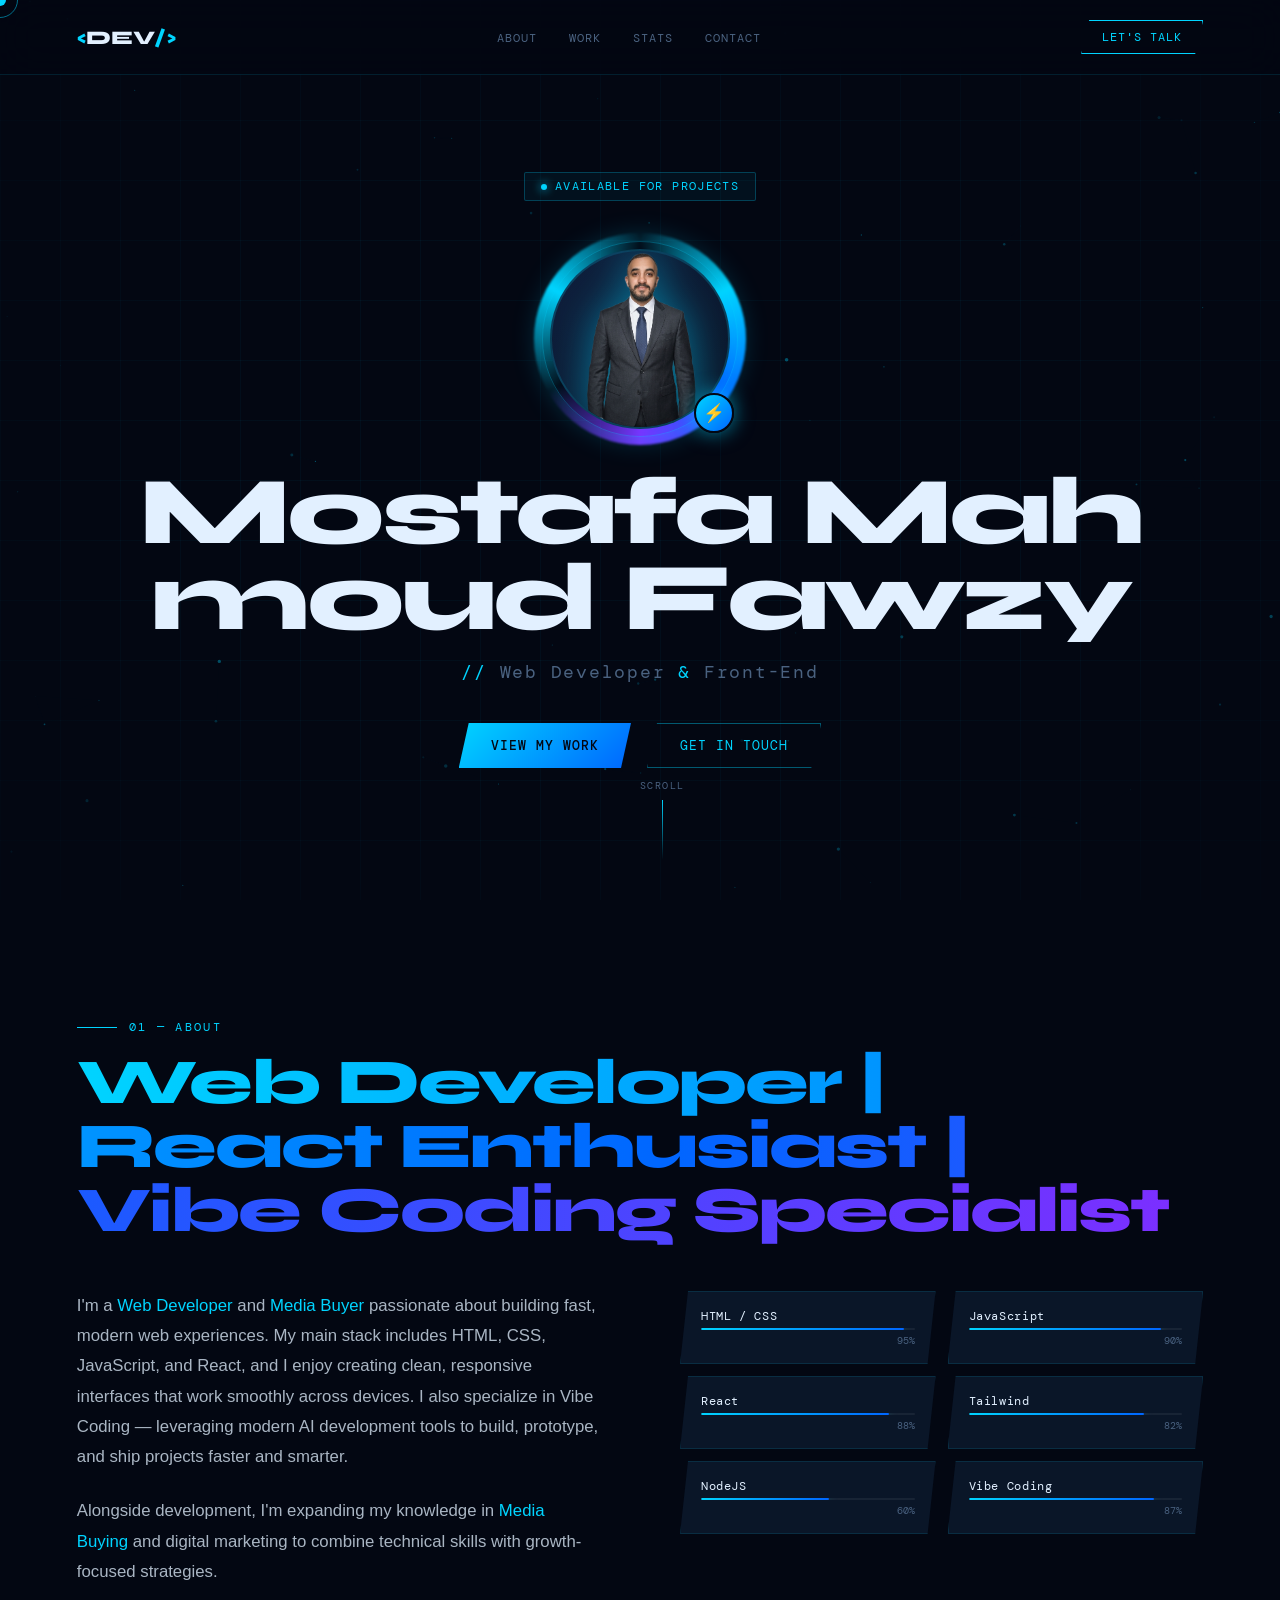
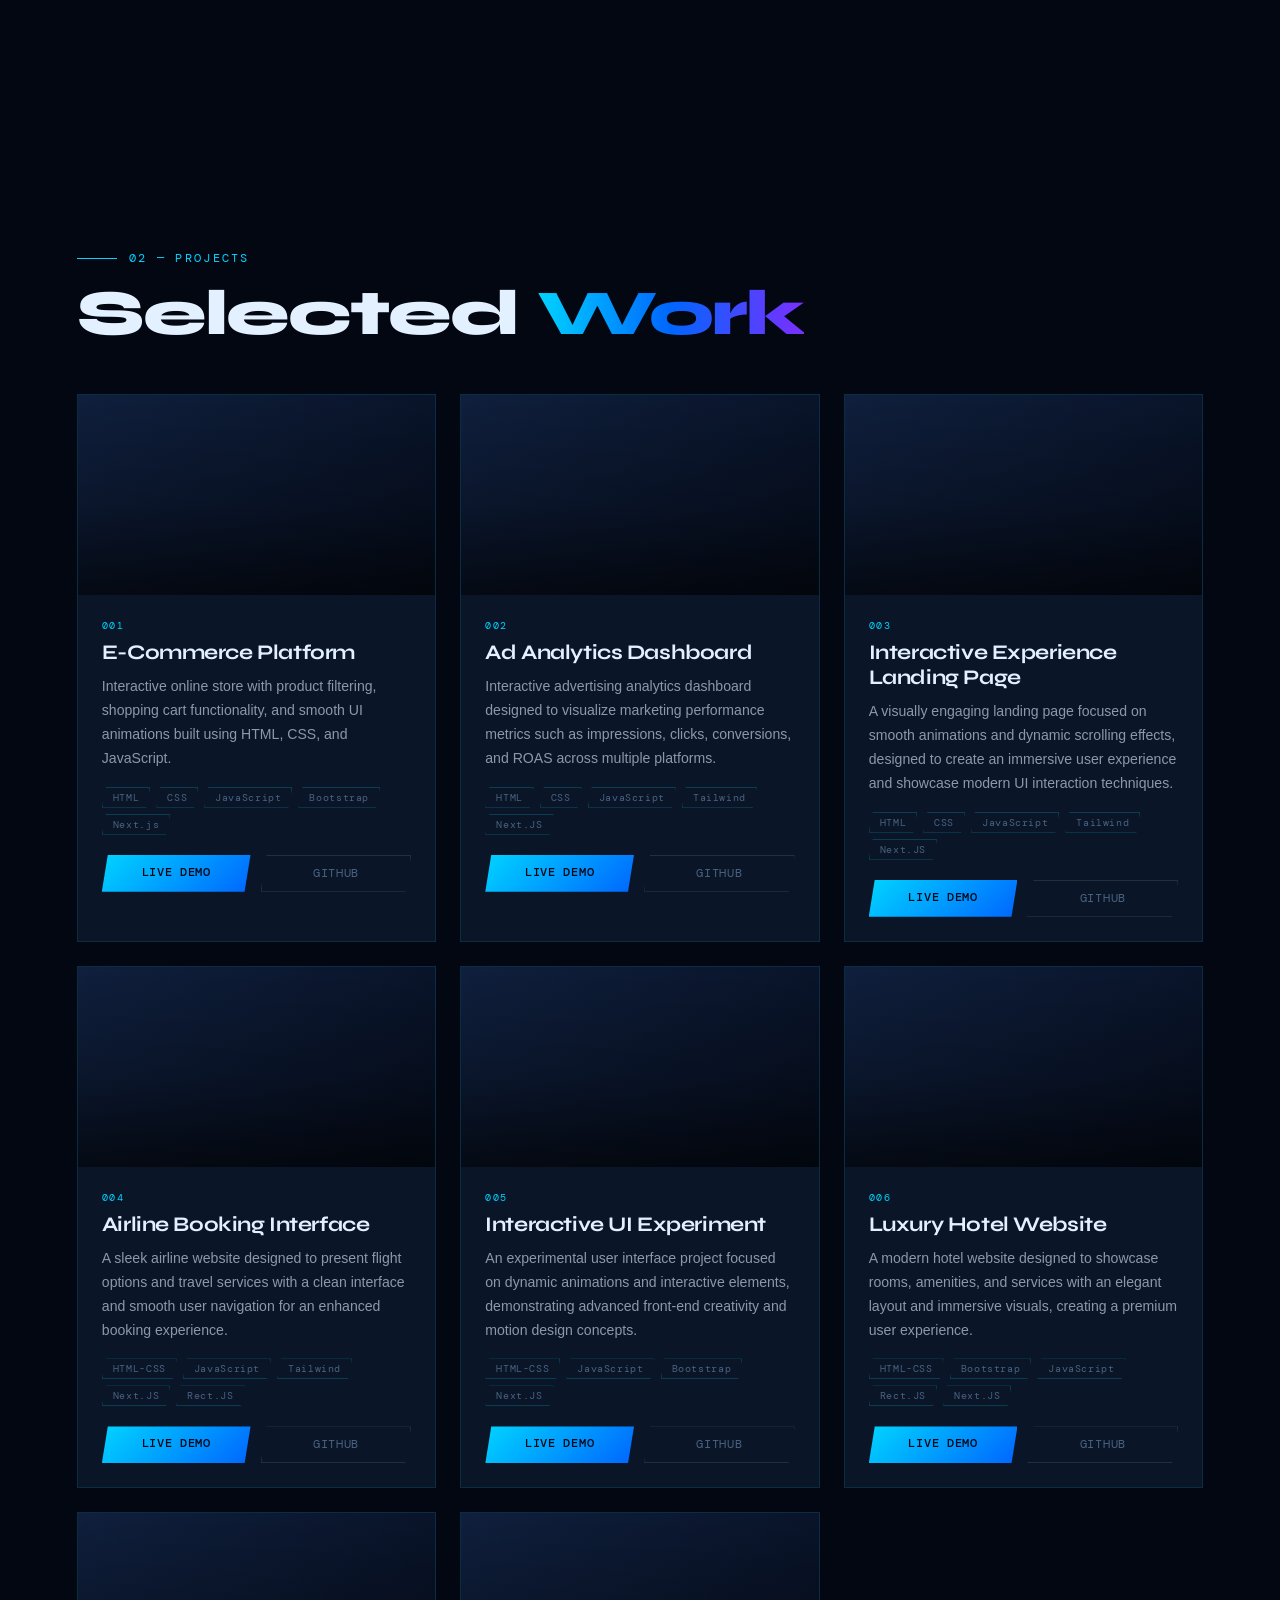
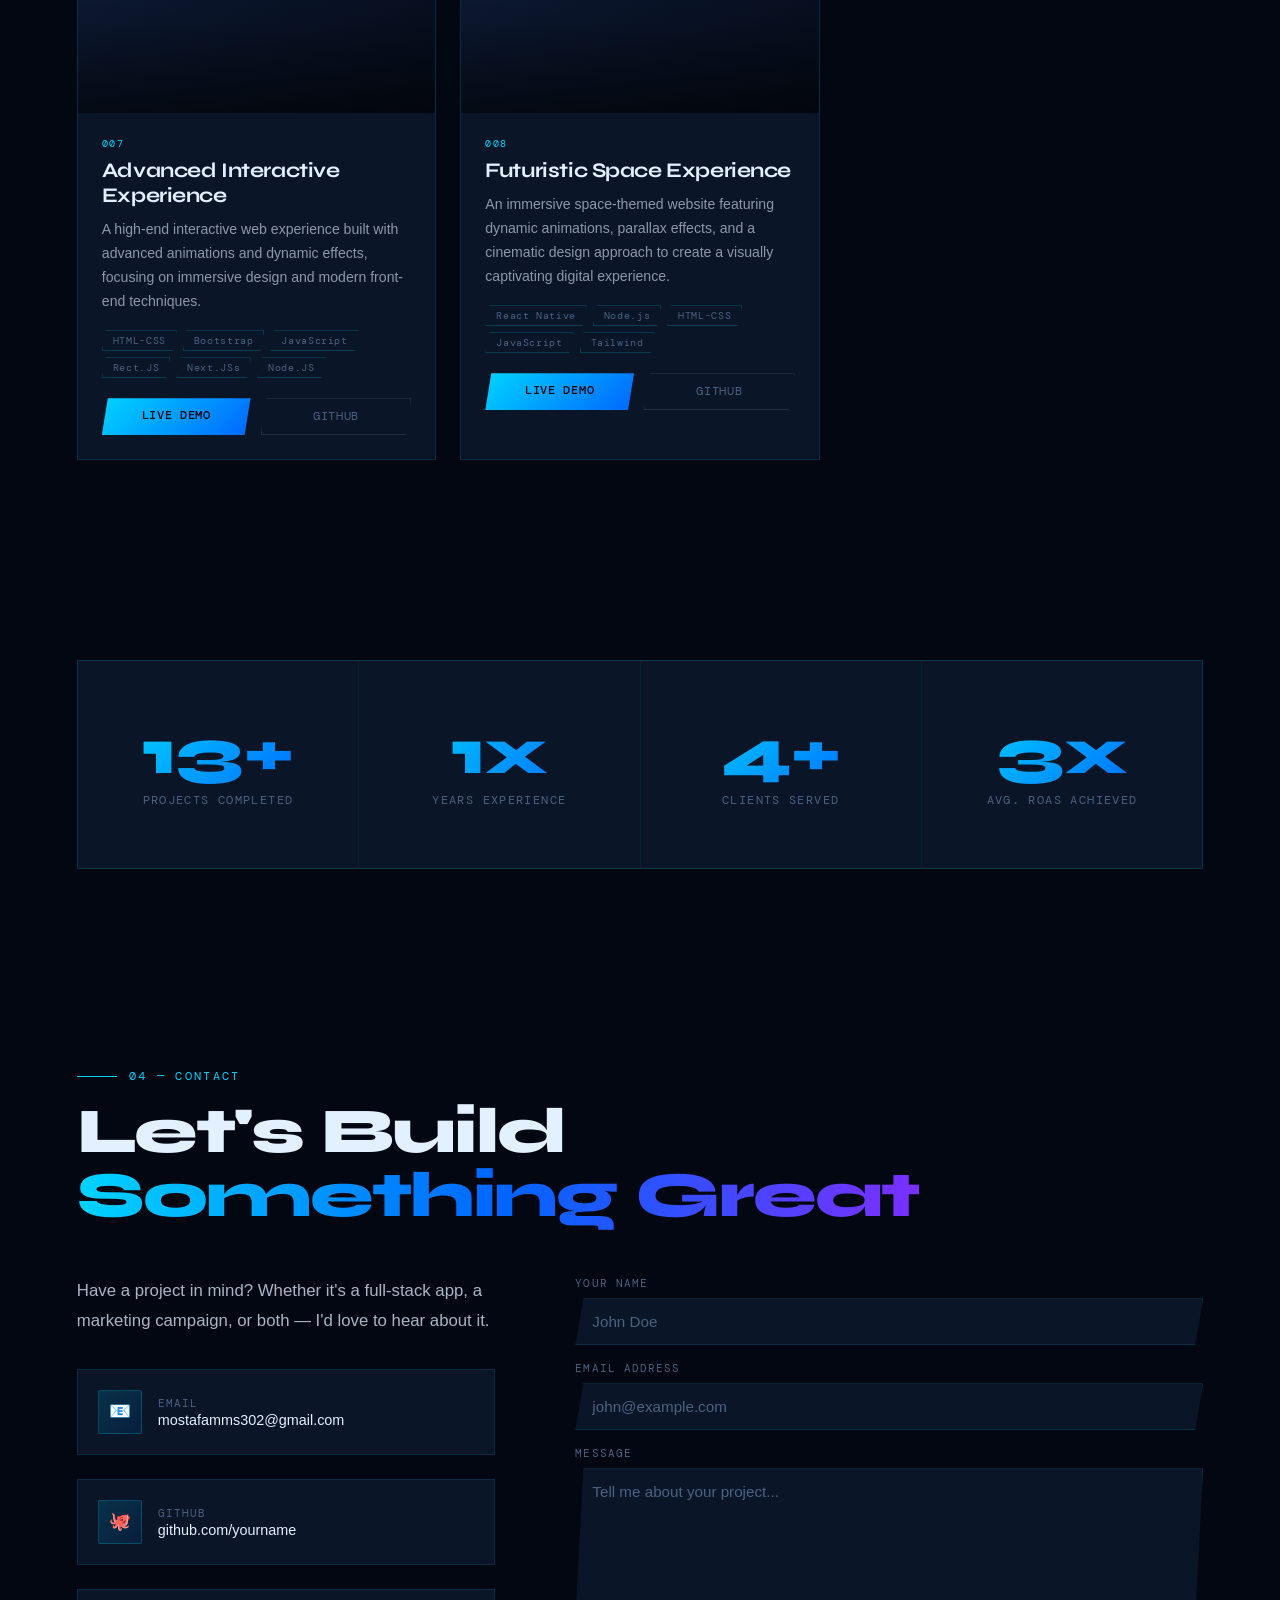
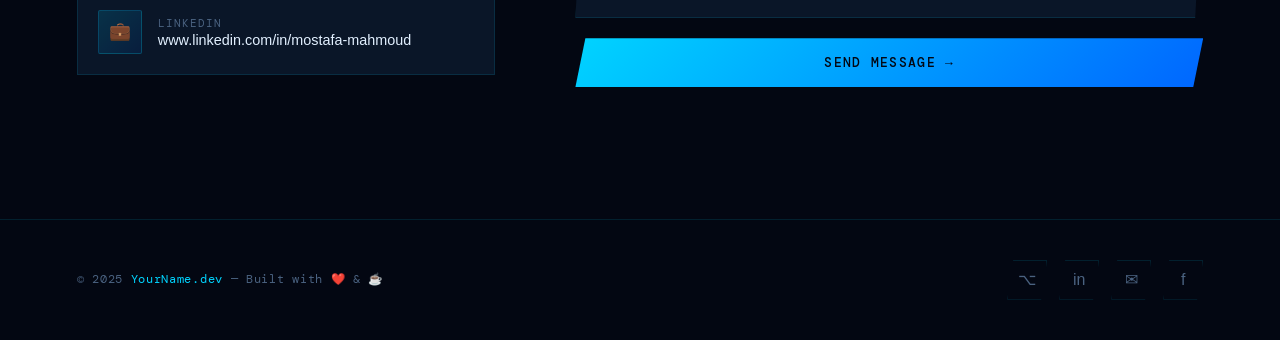
<file: index.html>
<!DOCTYPE html>
<html lang="en">
<head>
  <meta charset="UTF-8" />
  <meta name="viewport" content="width=device-width, initial-scale=1.0" />
  <title>Dev Portfolio — Full-Stack Developer & Media Buyer</title>
  <meta name="description" content="Full-Stack Developer & Media Buyer — Building digital experiences that convert." />
  <link rel="preconnect" href="https://fonts.googleapis.com" />
  <link rel="preconnect" href="https://fonts.gstatic.com" crossorigin />
  <link href="https://fonts.googleapis.com/css2?family=Syne:wght@400;500;600;700;800&family=DM+Mono:ital,wght@0,300;0,400;0,500;1,300&family=Cabinet+Grotesk:wght@300;400;500;700;900&display=swap" rel="stylesheet" />
  <style>
    :root {
      --neon: #00d4ff;
      --neon2: #0066ff;
      --neon3: #7b2fff;
      --bg: #030712;
      --bg2: #060e1f;
      --surface: #0a1628;
      --surface2: #0f1f3d;
      --text: #e2f0ff;
      --muted: #4a6280;
      --border: rgba(0,212,255,0.12);
      --glow: 0 0 40px rgba(0,212,255,0.25);
      --glow-strong: 0 0 80px rgba(0,212,255,0.4);
    }
    *, *::before, *::after { box-sizing: border-box; margin: 0; padding: 0; }

    html { scroll-behavior: smooth; }
    body {
      background: var(--bg);
      color: var(--text);
      font-family: 'Cabinet Grotesk', sans-serif;
      overflow-x: hidden;
      cursor: none;
    }

    /* CUSTOM CURSOR */
    #cursor {
      position: fixed; width: 12px; height: 12px;
      background: var(--neon); border-radius: 50%;
      pointer-events: none; z-index: 9999;
      transform: translate(-50%, -50%);
      transition: width 0.2s, height 0.2s, background 0.2s;
      mix-blend-mode: screen;
    }
    #cursor-ring {
      position: fixed; width: 36px; height: 36px;
      border: 1.5px solid rgba(0,212,255,0.5); border-radius: 50%;
      pointer-events: none; z-index: 9998;
      transform: translate(-50%, -50%);
      transition: all 0.12s ease;
    }
    body:has(a:hover) #cursor, body:has(button:hover) #cursor { width: 20px; height: 20px; background: var(--neon2); }
    body:has(a:hover) #cursor-ring, body:has(button:hover) #cursor-ring { width: 54px; height: 54px; border-color: var(--neon2); }

    /* CANVAS */
    #bg-canvas { position: fixed; top:0; left:0; width:100%; height:100%; z-index:0; pointer-events:none; opacity:0.6; }

    /* NAV */
    nav {
      position: fixed; top:0; left:0; right:0; z-index:100;
      display:flex; align-items:center; justify-content:space-between;
      padding: 20px 6%;
      background: rgba(3,7,18,0.7);
      backdrop-filter: blur(20px);
      border-bottom: 1px solid var(--border);
      transition: all 0.3s;
    }
    .nav-logo {
      font-family: 'Syne', sans-serif; font-weight:800; font-size:1.2rem;
      color: var(--neon); letter-spacing:-0.02em;
      text-decoration:none;
    }
    .nav-logo span { color: var(--text); }
    .nav-links { display:flex; gap:2rem; list-style:none; }
    .nav-links a {
      font-family:'DM Mono', monospace; font-size:0.78rem; color:var(--muted);
      text-decoration:none; letter-spacing:0.08em; text-transform:uppercase;
      transition: color 0.2s;
      position: relative;
    }
    .nav-links a::after {
      content:''; position:absolute; bottom:-4px; left:0; width:0; height:1px;
      background: var(--neon); transition: width 0.3s;
    }
    .nav-links a:hover { color: var(--neon); }
    .nav-links a:hover::after { width:100%; }
    .nav-cta {
      font-family:'DM Mono', monospace; font-size:0.78rem; padding:8px 20px;
      border:1px solid var(--neon); color:var(--neon); background:transparent;
      cursor:none; letter-spacing:0.08em; text-transform:uppercase;
      transition: all 0.3s; text-decoration:none; clip-path: polygon(8px 0%, 100% 0%, calc(100% - 8px) 100%, 0% 100%);
    }
    .nav-cta:hover { background: var(--neon); color: var(--bg); box-shadow: var(--glow); }

    /* SECTIONS */
    section { position: relative; z-index:1; }

    /* ═══════════════════════════ HERO ═══════════════════════════ */
    #hero {
      min-height:100vh; display:flex; flex-direction:column; align-items:center; justify-content:center;
      text-align:center; padding: 120px 6% 80px;
      position:relative; overflow:hidden;
    }
    .hero-grid-line {
      position:absolute; inset:0;
      background-image:
        linear-gradient(rgba(0,212,255,0.04) 1px, transparent 1px),
        linear-gradient(90deg, rgba(0,212,255,0.04) 1px, transparent 1px);
      background-size: 60px 60px;
      mask-image: radial-gradient(ellipse 80% 80% at 50% 50%, black 40%, transparent 100%);
    }

    .hero-status {
      display:inline-flex; align-items:center; gap:8px;
      font-family:'DM Mono', monospace; font-size:0.72rem; letter-spacing:0.12em;
      color:var(--neon); text-transform:uppercase; margin-bottom:3rem;
      padding:6px 16px; border:1px solid rgba(0,212,255,0.25);
      background:rgba(0,212,255,0.05); border-radius:2px;
      opacity:0; animation: fadeUp 0.8s ease 0.3s forwards;
    }
    .hero-status::before {
      content:''; width:6px; height:6px; border-radius:50%;
      background:var(--neon); box-shadow:0 0 10px var(--neon);
      animation: pulse 2s infinite;
    }
    @keyframes pulse { 0%,100%{opacity:1;} 50%{opacity:0.3;} }

    /* PHOTO RING */
    .photo-container {
      position: relative; width:180px; height:180px; margin:0 auto 2.5rem;
      opacity:0; animation: fadeUp 1s ease 0.5s forwards;
    }
    .photo-ring-outer {
      position:absolute; inset:-16px; border-radius:50%;
      background: conic-gradient(from 0deg, transparent, var(--neon), var(--neon2), var(--neon3), transparent, var(--neon), transparent);
      animation: spin 4s linear infinite;
      filter: blur(1px);
    }
    .photo-ring-inner {
      position:absolute; inset:-8px; border-radius:50%;
      border: 1px solid rgba(0,212,255,0.3);
      box-shadow: 0 0 30px rgba(0,212,255,0.3), inset 0 0 30px rgba(0,212,255,0.1);
      animation: glowPulse 3s ease-in-out infinite;
    }
    @keyframes glowPulse {
      0%,100%{box-shadow:0 0 30px rgba(0,212,255,0.3), inset 0 0 30px rgba(0,212,255,0.1);}
      50%{box-shadow:0 0 60px rgba(0,212,255,0.6), inset 0 0 40px rgba(0,212,255,0.2);}
    }
    @keyframes spin { from{transform:rotate(0deg);} to{transform:rotate(360deg);} }
    .photo-avatar {
      position:relative; z-index:2; width:180px; height:180px; border-radius:50%;
      background: linear-gradient(135deg, var(--surface2), var(--surface));
      border: 2px solid rgba(0,212,255,0.2);
      display:flex; align-items:center; justify-content:center;
      font-size: 4rem; overflow:hidden;
    }
    .photo-avatar-img {
      width:100%; height:100%; object-fit:contain; border-radius:50%;
    }
    .photo-avatar-placeholder {
      font-size:5rem; line-height:1; filter: drop-shadow(0 0 20px rgba(0,212,255,0.5));
    }
    .photo-badge {
      position:absolute; bottom:-4px; right:-4px; z-index:3;
      width:40px; height:40px; border-radius:50%;
      background:linear-gradient(135deg,var(--neon),var(--neon2));
      display:flex; align-items:center; justify-content:center;
      font-size:1.1rem; box-shadow:0 0 20px rgba(0,212,255,0.6);
      border:2px solid var(--bg);
    }

    .hero-name {
      font-family:'Syne', sans-serif; font-size:clamp(1rem,8vw,6rem); font-weight:800;
      letter-spacing:-0.04em; line-height:0.9;
      margin-bottom:1.2rem; overflow:hidden;
    }
    .hero-name .char {
      display:inline-block;
      opacity:0; transform:translateY(100%);
      animation: charUp 0.6s cubic-bezier(0.22,1,0.36,1) forwards;
    }
    .hero-name .space { display:inline-block; width:0.3em; }
    @keyframes charUp { to { opacity:1; transform:translateY(0); } }

    .hero-gradient-text {
      background: linear-gradient(90deg, var(--neon), var(--neon2), var(--neon3));
      -webkit-background-clip: text; -webkit-text-fill-color: transparent;
      background-clip: text;
    }

    .hero-subtitle {
      font-family:'DM Mono', monospace; font-size:clamp(0.85rem,2vw,1.1rem);
      color:var(--muted); letter-spacing:0.1em; margin-bottom:2.5rem;
      opacity:0; animation: fadeUp 0.8s ease 1.6s forwards;
    }
    .hero-subtitle .accent { color:var(--neon); }

    .hero-actions {
      display:flex; gap:1rem; justify-content:center; flex-wrap:wrap;
      opacity:0; animation: fadeUp 0.8s ease 1.9s forwards;
    }
    .btn-primary {
      padding:14px 32px; background:linear-gradient(135deg,var(--neon),var(--neon2));
      color:var(--bg); font-family:'DM Mono',monospace; font-size:0.8rem;
      letter-spacing:0.08em; text-transform:uppercase; text-decoration:none;
      cursor:none; border:none; clip-path:polygon(10px 0%,100% 0%,calc(100% - 10px) 100%,0% 100%);
      transition:all 0.3s; font-weight:500;
    }
    .btn-primary:hover { transform:translateY(-2px); box-shadow:var(--glow-strong); filter:brightness(1.1); }
    .btn-secondary {
      padding:13px 32px; background:transparent;
      color:var(--neon); font-family:'DM Mono',monospace; font-size:0.8rem;
      letter-spacing:0.08em; text-transform:uppercase; text-decoration:none;
      cursor:none; border:1px solid rgba(0,212,255,0.4);
      clip-path:polygon(10px 0%,100% 0%,calc(100% - 10px) 100%,0% 100%);
      transition:all 0.3s;
    }
    .btn-secondary:hover { background:rgba(0,212,255,0.08); box-shadow:var(--glow); border-color:var(--neon); }

    .hero-scroll {
      position:absolute; bottom:40px; left:50%; transform:translateX(-50%);
      display:flex; flex-direction:column; align-items:center; gap:8px;
      opacity:0; animation:fadeUp 0.8s ease 2.2s forwards;
    }
    .scroll-text {
      font-family:'DM Mono',monospace; font-size:0.65rem; color:var(--muted);
      letter-spacing:0.15em; text-transform:uppercase;
    }
    .scroll-line {
      width:1px; height:60px;
      background:linear-gradient(to bottom, var(--neon), transparent);
      animation: scrollAnim 2s ease-in-out infinite;
    }
    @keyframes scrollAnim { 0%{transform:scaleY(0);transform-origin:top;} 50%{transform:scaleY(1);transform-origin:top;} 50.01%{transform:scaleY(1);transform-origin:bottom;} 100%{transform:scaleY(0);transform-origin:bottom;} }

    @keyframes fadeUp { from{opacity:0;transform:translateY(24px);} to{opacity:1;transform:translateY(0);} }

    /* ═══════════════════════════ ABOUT ═══════════════════════════ */
    #about { padding:120px 6%; }
    .section-label {
      font-family:'DM Mono',monospace; font-size:0.72rem; color:var(--neon);
      letter-spacing:0.2em; text-transform:uppercase; margin-bottom:1rem;
      display:flex; align-items:center; gap:12px;
    }
    .section-label::before {
      content:''; height:1px; width:40px; background:var(--neon);
    }
    .section-title {
      font-family:'Syne',sans-serif; font-size:clamp(2.5rem,5vw,4rem);
      font-weight:800; letter-spacing:-0.03em; line-height:1;
      margin-bottom:3rem;
    }
    .about-grid {
      display:grid; grid-template-columns:1fr 1fr; gap:80px; align-items:start;
    }
    .about-text {
      font-size:1.05rem; line-height:1.8; color:rgba(226,240,255,0.75);
      margin-bottom:1.5rem;
    }
    .about-text strong { color:var(--neon); font-weight:500; }

    .skill-grid {
      display:grid; grid-template-columns:1fr 1fr; gap:12px;
    }
    .skill-item {
      padding:16px 20px;
      background:var(--surface);
      border:1px solid var(--border);
      position:relative; overflow:hidden;
      clip-path:polygon(8px 0%,100% 0%,calc(100% - 8px) 100%,0% 100%);
      transition:all 0.3s;
    }
    .skill-item:hover { border-color:var(--neon); box-shadow:var(--glow); transform:translateY(-2px); }
    .skill-item::before {
      content:''; position:absolute; top:0; left:0; right:0; height:2px;
      background:linear-gradient(90deg,var(--neon),var(--neon2));
      transform:scaleX(0); transform-origin:left;
      transition:transform 0.4s;
    }
    .skill-item:hover::before { transform:scaleX(1); }
    .skill-name {
      font-family:'DM Mono',monospace; font-size:0.78rem; color:var(--text);
      letter-spacing:0.05em; margin-bottom:4px;
    }
    .skill-bar-track {
      height:2px; background:rgba(255,255,255,0.06); border-radius:1px; overflow:hidden;
    }
    .skill-bar-fill {
      height:100%; background:linear-gradient(90deg,var(--neon),var(--neon2));
      border-radius:1px; width:0%; transition:width 1.2s cubic-bezier(0.22,1,0.36,1);
      box-shadow:0 0 8px rgba(0,212,255,0.6);
    }
    .skill-percent {
      font-family:'DM Mono',monospace; font-size:0.65rem; color:var(--muted);
      text-align:right; margin-top:4px;
    }

    /* ═══════════════════════════ PROJECTS ═══════════════════════════ */
    #projects { padding:120px 6%; }
    .projects-grid {
      display:grid; grid-template-columns:repeat(auto-fill,minmax(340px,1fr)); gap:24px;
    }
    .project-card {
      background:var(--surface);
      border:1px solid var(--border);
      overflow:hidden; position:relative;
      transition:all 0.4s cubic-bezier(0.22,1,0.36,1);
      transform-style:preserve-3d; cursor:none;
    }
    .project-card:hover {
      border-color:rgba(0,212,255,0.4);
      box-shadow:0 20px 60px rgba(0,0,0,0.5), var(--glow);
      transform:translateY(-8px) rotateX(2deg);
    }
    .project-card::after {
      content:''; position:absolute; inset:0; pointer-events:none;
      background:radial-gradient(circle at var(--mx,50%) var(--my,50%), rgba(0,212,255,0.08), transparent 60%);
      opacity:0; transition:opacity 0.3s;
    }
    .project-card:hover::after { opacity:1; }

    .project-preview {
      width:100%; height:200px; object-fit:contain;
      background:linear-gradient(135deg, var(--surface2), var(--bg2));
      position:relative; overflow:hidden;
    }
    .project-preview-inner {
  width:100%;
  height:100%;
  position:relative;

  background-size: cover;
  background-position: center;
  background-repeat: no-repeat;

  transition: transform 0.5s ease;
}
.project-preview-inner::after {
  content:'';
  position:absolute;
  inset:0;
  background:linear-gradient(
    to top,
    rgba(0,0,0,0.7),
    rgba(0,0,0,0.2),
    transparent
  );
}
.project-preview:hover .project-preview-inner {
  transform: scale(1.08);
}
.project-preview-glow {
  position:absolute;
  width:120px;
  height:120px;
  border-radius:50%;
  filter:blur(50px);
  opacity:0.2;
}
    
    .project-preview-glow {
      position:absolute; width:150px; height:150px; border-radius:50%;
      filter:blur(40px); opacity:0.3;
    }

    .project-body { padding:24px; }
    .project-number {
      font-family:'DM Mono',monospace; font-size:0.65rem; color:var(--neon);
      letter-spacing:0.15em; text-transform:uppercase; margin-bottom:8px;
    }
    .project-title {
      font-family:'Syne',sans-serif; font-size:1.3rem; font-weight:700;
      margin-bottom:10px; letter-spacing:-0.02em;
    }
    .project-desc {
      font-size:0.88rem; line-height:1.7; color:rgba(226,240,255,0.6); margin-bottom:16px;
    }
    .project-tags {
      display:flex; flex-wrap:wrap; gap:6px; margin-bottom:20px;
    }
    .project-tag {
      font-family:'DM Mono',monospace; font-size:0.65rem; padding:3px 10px;
      border:1px solid rgba(0,212,255,0.2); color:var(--muted); letter-spacing:0.06em;
      clip-path:polygon(4px 0%,100% 0%,calc(100% - 4px) 100%,0% 100%);
      transition:all 0.2s;
    }
    .project-card:hover .project-tag { border-color:rgba(0,212,255,0.4); color:var(--neon); }
    .project-actions { display:flex; gap:10px; }
    .project-btn {
      flex:1; padding:10px 14px; text-align:center; text-decoration:none;
      font-family:'DM Mono',monospace; font-size:0.72rem; letter-spacing:0.06em;
      text-transform:uppercase; transition:all 0.3s; cursor:none;
      clip-path:polygon(6px 0%,100% 0%,calc(100% - 6px) 100%,0% 100%);
    }
    .project-btn-demo {
      background:linear-gradient(135deg,var(--neon),var(--neon2));
      color:var(--bg); font-weight:500;
    }
    .project-btn-demo:hover { filter:brightness(1.15); box-shadow:0 0 20px rgba(0,212,255,0.4); }
    .project-btn-github {
      background:transparent; color:var(--muted);
      border:1px solid rgba(255,255,255,0.1);
    }
    .project-btn-github:hover { border-color:rgba(255,255,255,0.3); color:var(--text); }

    /* ═══════════════════════════ STATS ═══════════════════════════ */
    #stats { padding:80px 6%; }
    .stats-inner {
      display:grid; grid-template-columns:repeat(4,1fr); gap:1px;
      background:var(--border);
      border:1px solid var(--border);
      overflow:hidden;
    }
    .stat-item {
      background:var(--surface); padding:60px 40px;
      text-align:center; position:relative; overflow:hidden;
      transition:all 0.3s;
    }
    .stat-item:hover { background:var(--surface2); }
    .stat-item::before {
      content:''; position:absolute; top:0; left:50%; transform:translateX(-50%);
      width:60%; height:2px;
      background:linear-gradient(90deg,transparent,var(--neon),transparent);
      opacity:0; transition:opacity 0.3s;
    }
    .stat-item:hover::before { opacity:1; }
    .stat-value {
      font-family:'Syne',sans-serif; font-size:4rem; font-weight:800;
      background:linear-gradient(135deg,var(--neon),var(--neon2));
      -webkit-background-clip:text; -webkit-text-fill-color:transparent;
      background-clip:text; line-height:1; margin-bottom:8px;
    }
    .stat-label {
      font-family:'DM Mono',monospace; font-size:0.72rem; color:var(--muted);
      letter-spacing:0.12em; text-transform:uppercase;
    }

    /* ═══════════════════════════ CONTACT ═══════════════════════════ */
    #contact { padding:120px 6%; }
    .contact-grid {
      display:grid; grid-template-columns:1fr 1.5fr; gap:80px; align-items:start;
    }
    .contact-info-item {
      display:flex; align-items:center; gap:16px; margin-bottom:24px;
      padding:20px; background:var(--surface); border:1px solid var(--border);
      transition:all 0.3s;
    }
    .contact-info-item:hover { border-color:rgba(0,212,255,0.3); box-shadow:var(--glow); }
    .contact-icon {
      width:44px; height:44px; border-radius:2px;
      background:linear-gradient(135deg,rgba(0,212,255,0.15),rgba(0,102,255,0.1));
      border:1px solid rgba(0,212,255,0.2);
      display:flex; align-items:center; justify-content:center;
      font-size:1.1rem; flex-shrink:0;
    }
    .contact-info-label {
      font-family:'DM Mono',monospace; font-size:0.68rem; color:var(--muted);
      letter-spacing:0.1em; text-transform:uppercase; margin-bottom:2px;
    }
    .contact-info-value { font-size:0.9rem; color:var(--text); }

    .contact-form { display:flex; flex-direction:column; gap:16px; }
    .form-group { position:relative; }
    .form-label {
      display:block; font-family:'DM Mono',monospace; font-size:0.68rem;
      color:var(--muted); letter-spacing:0.1em; text-transform:uppercase; margin-bottom:8px;
    }
    .form-input, .form-textarea {
      width:100%; padding:14px 16px;
      background:var(--surface); border:1px solid var(--border); color:var(--text);
      font-family:'Cabinet Grotesk',sans-serif; font-size:0.95rem;
      transition:all 0.3s; outline:none; resize:none;
      clip-path:polygon(8px 0%,100% 0%,calc(100% - 8px) 100%,0% 100%);
    }
    .form-input:focus, .form-textarea:focus {
      border-color:var(--neon); box-shadow:0 0 0 1px rgba(0,212,255,0.2);
      background:rgba(0,212,255,0.03);
    }
    .form-input::placeholder, .form-textarea::placeholder { color:var(--muted); }
    .form-textarea { height:150px; }

    .submit-btn {
      padding:16px 40px; background:linear-gradient(135deg,var(--neon),var(--neon2));
      color:var(--bg); border:none; font-family:'DM Mono',monospace; font-size:0.8rem;
      letter-spacing:0.1em; text-transform:uppercase; cursor:none; font-weight:500;
      clip-path:polygon(10px 0%,100% 0%,calc(100% - 10px) 100%,0% 100%);
      transition:all 0.3s; position:relative; overflow:hidden;
    }
    .submit-btn::before {
      content:''; position:absolute; inset:0;
      background:linear-gradient(135deg,rgba(255,255,255,0.2),transparent);
      transform:translateX(-100%); transition:transform 0.4s;
    }
    .submit-btn:hover::before { transform:translateX(100%); }
    .submit-btn:hover { transform:translateY(-2px); box-shadow:var(--glow-strong); }

    /* ═══════════════════════════ FOOTER ═══════════════════════════ */
    footer {
      padding:40px 6%; border-top:1px solid var(--border);
      display:flex; align-items:center; justify-content:space-between;
      position:relative; z-index:1;
    }
    .footer-copy {
      font-family:'DM Mono',monospace; font-size:0.72rem; color:var(--muted);
      letter-spacing:0.06em;
    }
    .footer-copy span { color:var(--neon); }
    .social-links { display:flex; gap:12px; }
    .social-link {
      width:40px; height:40px; border:1px solid var(--border);
      display:flex; align-items:center; justify-content:center;
      text-decoration:none; font-size:1rem; color:var(--muted);
      transition:all 0.3s; clip-path:polygon(6px 0%,100% 0%,calc(100% - 6px) 100%,0% 100%);
    }
    .social-link:hover { border-color:var(--neon); color:var(--neon); box-shadow:var(--glow); background:rgba(0,212,255,0.06); }

    /* REVEAL ANIMATIONS */
    .reveal {
      opacity:0; transform:translateY(40px);
      transition:opacity 0.8s cubic-bezier(0.22,1,0.36,1), transform 0.8s cubic-bezier(0.22,1,0.36,1);
    }
    .reveal.visible { opacity:1; transform:translateY(0); }
    .reveal-delay-1 { transition-delay:0.1s; }
    .reveal-delay-2 { transition-delay:0.2s; }
    .reveal-delay-3 { transition-delay:0.3s; }
    .reveal-delay-4 { transition-delay:0.4s; }

    /* RESPONSIVE */
    @media(max-width:900px) {
      .about-grid, .contact-grid { grid-template-columns:1fr; gap:40px; }
      .stats-inner { grid-template-columns:repeat(2,1fr); }
      .projects-grid { grid-template-columns:1fr; }
      nav { padding:16px 4%; }
      .nav-links { display:none; }
      footer { flex-direction:column; gap:20px; text-align:center; }
    }
    @media(max-width:500px) {
      .stats-inner { grid-template-columns:1fr 1fr; }
      .stat-item { padding:40px 20px; }
      .stat-value { font-size:2.8rem; }
      #hero { padding:100px 4% 60px; }
      .skill-grid { grid-template-columns:1fr; }
    }

    /* TOAST */
    #toast {
      position:fixed; bottom:30px; right:30px; z-index:999;
      padding:14px 24px; background:var(--surface);
      border:1px solid var(--neon); color:var(--neon);
      font-family:'DM Mono',monospace; font-size:0.78rem; letter-spacing:0.06em;
      box-shadow:var(--glow); transform:translateY(80px); opacity:0;
      transition:all 0.4s cubic-bezier(0.22,1,0.36,1);
      clip-path:polygon(8px 0%,100% 0%,calc(100% - 8px) 100%,0% 100%);
    }
    #toast.show { transform:translateY(0); opacity:1; }
    .photo-avatar-placeholder{
  width:100%;
  height:100%;
  display:flex;
  align-items:center;
  justify-content:center;
}

.photo-avatar-placeholder img{
  width:100%;
  height:100%;
  object-fit:contain;
}
.project-preview-inner {
  width:100%;
  height:220px;
  border-radius:20px;
  overflow:hidden;
  position:relative;

  background-size:cover;
  background-position:center;
  background-repeat:no-repeat;

  transition:transform 0.4s ease;
}

.project-preview:hover .project-preview-inner {
  transform: scale(1.05);
}

/* مثال لصورة */
.project-image1 {
  background-image: url("https://i.postimg.cc/SRwCSGwG/1.png");
}
.project-image2 {
  background-image: url("https://i.postimg.cc/br2SBtsQ/2.png");
}
.project-image3 {
  background-image: url("https://i.postimg.cc/kgysck0k/3.png");
}
.project-image4 {
  background-image: url("https://i.postimg.cc/kg7FBT2v/4.png");
}
.project-image5 {
  background-image: url("https://i.postimg.cc/zfcn2500/5.png");
}
.project-image6 {
  background-image: url("https://i.postimg.cc/mZMQjvMp/6.png");
}
.project-image7 {
  background-image: url("https://i.postimg.cc/fbJd9pDq/7.png");
}
.project-image8 {
  background-image: url("https://i.postimg.cc/kGdRL58s/8.png");
}

    
  </style>
</head>
<body>

<!-- CURSOR -->
<div id="cursor"></div>
<div id="cursor-ring"></div>

<!-- TOAST -->
<div id="toast">✓ Message sent successfully!</div>

<!-- BACKGROUND CANVAS -->
<canvas id="bg-canvas"></canvas>

<!-- NAV -->
<nav>
  <a href="#hero" class="nav-logo">&lt;<span>DEV</span>/&gt;</a>
  <ul class="nav-links">
    <li><a href="#about">About</a></li>
    <li><a href="#projects">Work</a></li>
    <li><a href="#stats">Stats</a></li>
    <li><a href="#contact">Contact</a></li>
  </ul>
  <a href="#contact" class="nav-cta">Let's Talk</a>
</nav>

<!-- ═══ HERO ═══ -->
<section id="hero">
  <div class="hero-grid-line"></div>

  <div class="hero-status">
    Available for projects
  </div>

  <div class="photo-container">
    <div class="photo-ring-outer"></div>
    <div class="photo-ring-inner"></div>
    <div class="photo-avatar">
      <div class="photo-avatar-placeholder"><img src="Gemini_Generated_Image_kvccplkvccplkvcc.png" alt=""></div>
    </div>
    <div class="photo-badge">⚡</div>
  </div>

  <h1 class="hero-name" id="hero-name" aria-label="Mostafa Mahmoud Fawzy"></h1>

  <p class="hero-subtitle">
    <span class="accent">// </span>Web Developer <span class="accent">&amp;</span> Front-End
  </p>

  <div class="hero-actions">
    <a href="#projects" class="btn-primary">View My Work</a>
    <a href="#contact" class="btn-secondary">Get In Touch</a>
  </div>

  <div class="hero-scroll">
    <span class="scroll-text">Scroll</span>
    <div class="scroll-line"></div>
  </div>
</section>

<!-- ═══ ABOUT ═══ -->
<section id="about">
  <div class="section-label reveal">01 — About</div>
  <h2 class="section-title reveal reveal-delay-1">
    <span class="hero-gradient-text">Web Developer | React Enthusiast | Vibe Coding Specialist</span>
  </h2>

  <div class="about-grid">
    <div>
      <p class="about-text reveal reveal-delay-2">
        I'm a <strong>Web Developer</strong> and <strong>Media Buyer</strong> passionate about building fast, modern web experiences.

        My main stack includes HTML, CSS, JavaScript, and React, and I enjoy creating clean, responsive interfaces that work smoothly across devices.
        
        I also specialize in Vibe Coding — leveraging modern AI development tools to build, prototype, and ship projects faster and smarter.
        
      </p> 
      <p class="about-text reveal reveal-delay-3">
        Alongside development, I'm expanding my knowledge in <strong>Media Buying</strong> and digital marketing to combine technical skills with growth-focused strategies.
      </p>
    </div>

    <div class="skill-grid">
      <div class="skill-item reveal reveal-delay-1">
        <div class="skill-name">HTML / CSS</div>
        <div class="skill-bar-track"><div class="skill-bar-fill" data-width="95"></div></div>
        <div class="skill-percent">95%</div>
      </div>
      <div class="skill-item reveal reveal-delay-2">
        <div class="skill-name">JavaScript</div>
        <div class="skill-bar-track"><div class="skill-bar-fill" data-width="90"></div></div>
        <div class="skill-percent">90%</div>
      </div>
      <div class="skill-item reveal reveal-delay-2">
        <div class="skill-name">React</div>
        <div class="skill-bar-track"><div class="skill-bar-fill" data-width="88"></div></div>
        <div class="skill-percent">88%</div>
      </div>
      <div class="skill-item reveal reveal-delay-3">
        <div class="skill-name">Tailwind</div>
        <div class="skill-bar-track"><div class="skill-bar-fill" data-width="82"></div></div>
        <div class="skill-percent">82%</div>
      </div>
      <div class="skill-item reveal reveal-delay-3">
        <div class="skill-name">NodeJS</div>
        <div class="skill-bar-track"><div class="skill-bar-fill" data-width="60"></div></div>
        <div class="skill-percent">60%</div>
      </div>
      <div class="skill-item reveal reveal-delay-4">
        <div class="skill-name">Vibe Coding</div>
        <div class="skill-bar-track"><div class="skill-bar-fill" data-width="87"></div></div>
        <div class="skill-percent">87%</div>
      </div>
    </div>
  </div>
</section>

<!-- ═══ PROJECTS ═══ -->
<section id="projects">
  <div class="section-label reveal">02 — Projects</div>
  <h2 class="section-title reveal reveal-delay-1">
    Selected <span class="hero-gradient-text">Work</span>
  </h2>

  <div class="projects-grid">

    <!-- Card 1 -->
    <div class="project-card reveal">
      <div class="project-preview">
        <div class="project-preview-inner project-image1">
          <div class="project-preview-glow"></div>
        </div>
      </div>
      <div class="project-body">
        <div class="project-number">001</div>
        <h3 class="project-title">E-Commerce Platform</h3>
        <p class="project-desc">Interactive online store with product filtering, shopping cart functionality, and smooth UI animations built using HTML, CSS, and JavaScript.</p>
        <div class="project-tags">
          <span class="project-tag">HTML</span>
          <span class="project-tag">CSS</span>
          <span class="project-tag">JavaScript</span>
          <span class="project-tag">Bootstrap</span>
          <span class="project-tag">Next.js</span>
        </div>
        <div class="project-actions">
          <a href="E-Commerce Platform.html" class="project-btn project-btn-demo">Live Demo</a>
          <a href="E-Commerce Platform.html" class="project-btn project-btn-github">GitHub</a>
        </div>
      </div>
    </div>

    <!-- Card 2 -->
    <div class="project-card reveal reveal-delay-1">
      <div class="project-preview">
        <div class="project-preview-inner project-image2">
          <div class="project-preview-glow"></div>
        </div>
      </div>
      <div class="project-body">
        <div class="project-number">002</div>
        <h3 class="project-title">Ad Analytics Dashboard</h3>
        <p class="project-desc">Interactive advertising analytics dashboard designed to visualize marketing performance metrics such as impressions, clicks, conversions, and ROAS across multiple platforms.</p>
        <div class="project-tags">
          <span class="project-tag">HTML</span>
          <span class="project-tag">CSS</span>
          <span class="project-tag">JavaScript</span>
          <span class="project-tag">Tailwind</span>
          <span class="project-tag">Next.JS</span>
        </div>
        <div class="project-actions">
          <a href="Analytics Dashboard.html" class="project-btn project-btn-demo">Live Demo</a>
          <a href="Analytics Dashboard.html" class="project-btn project-btn-github">GitHub</a>
        </div>
      </div>
    </div>
    
    <!-- Card 3 -->
    <div class="project-card reveal reveal-delay-2">
      <div class="project-preview">
        <div class="project-preview-inner project-image3">
          <div class="project-preview-glow"></div>
        </div>
      </div>
      <div class="project-body">
        <div class="project-number">003</div>
        <h3 class="project-title">Interactive Experience Landing Page</h3>
        <p class="project-desc">A visually engaging landing page focused on smooth animations and dynamic scrolling effects, designed to create an immersive user experience and showcase modern UI interaction techniques.</p>
        <div class="project-tags">
          <span class="project-tag">HTML</span>
          <span class="project-tag">CSS</span>
          <span class="project-tag">JavaScript</span>
          <span class="project-tag">Tailwind</span>
          <span class="project-tag">Next.JS</span>
        </div>
        <div class="project-actions">
          <a href="motion-ui.html" class="project-btn project-btn-demo">Live Demo</a>
          <a href="motion-ui.html" class="project-btn project-btn-github">GitHub</a>
        </div>
      </div>
    </div>

    <!-- Card 4 -->
    <div class="project-card reveal reveal-delay-1">
      <div class="project-preview">
        <div class="project-preview-inner project-image4">
          <div class="project-preview-glow"></div>
        </div>
      </div>
      <div class="project-body">
        <div class="project-number">004</div>
        <h3 class="project-title">Airline Booking Interface</h3>
        <p class="project-desc">A sleek airline website designed to present flight options and travel services with a clean interface and smooth user navigation for an enhanced booking experience.</p>
        <div class="project-tags">
          <span class="project-tag">HTML-CSS</span>
          <span class="project-tag">JavaScript</span>
          <span class="project-tag">Tailwind</span>
          <span class="project-tag">Next.JS</span>
          <span class="project-tag">Rect.JS</span>
        </div>
        <div class="project-actions">
          <a href="airline-website.html" class="project-btn project-btn-demo">Live Demo</a>
          <a href="airline-website.html" class="project-btn project-btn-github">GitHub</a>
        </div>
      </div>
    </div>

    <!-- Card 5 -->
    <div class="project-card reveal reveal-delay-2">
      <div class="project-preview">
        <div class="project-preview-inner project-image5">
          <div class="project-preview-glow"></div>
        </div>
      </div>
      <div class="project-body">
        <div class="project-number">005</div>
        <h3 class="project-title">Interactive UI Experiment</h3>
        <p class="project-desc">An experimental user interface project focused on dynamic animations and interactive elements, demonstrating advanced front-end creativity and motion design concepts.</p>
        <div class="project-tags">
          <span class="project-tag">HTML-CSS</span>
          <span class="project-tag">JavaScript</span>
          <span class="project-tag">Bootstrap</span>
          <span class="project-tag">Next.JS</span>
        </div>
        <div class="project-actions">
          <a href="interactive-ui.html" class="project-btn project-btn-demo">Live Demo</a>
          <a href="interactive-ui.html" class="project-btn project-btn-github">GitHub</a>
        </div>
      </div>
    </div>

    <!-- Card 6 -->
    <div class="project-card reveal reveal-delay-3">
      <div class="project-preview">
        <div class="project-preview-inner project-image6">
          <div class="project-preview-glow"></div>
        </div>
      </div>
      <div class="project-body">
        <div class="project-number">006</div>
        <h3 class="project-title">Luxury Hotel Website</h3>
        <p class="project-desc">A modern hotel website designed to showcase rooms, amenities, and services with an elegant layout and immersive visuals, creating a premium user experience.</p>
        <div class="project-tags">
          <span class="project-tag">HTML-CSS</span>
          <span class="project-tag">Bootstrap</span>
          <span class="project-tag">JavaScript</span>
          <span class="project-tag">Rect.JS</span>
          <span class="project-tag">Next.JS</span>
        </div>
        <div class="project-actions">
          <a href="luxury-hotel.html" class="project-btn project-btn-demo">Live Demo</a>
          <a href="luxury-hotel.html" class="project-btn project-btn-github">GitHub</a>
        </div>
      </div>
    </div>

        <!-- Card 7 -->
        <div class="project-card reveal reveal-delay-1">
          <div class="project-preview">
            <div class="project-preview-inner project-image7">
              <div class="project-preview-glow"></div>
            </div>
          </div>
          <div class="project-body">
            <div class="project-number">007</div>
            <h3 class="project-title">Advanced Interactive Experience</h3>
            <p class="project-desc">A high-end interactive web experience built with advanced animations and dynamic effects, focusing on immersive design and modern front-end techniques.</p>
            <div class="project-tags">
              <span class="project-tag">HTML-CSS</span>
              <span class="project-tag">Bootstrap</span>
              <span class="project-tag">JavaScript</span>
              <span class="project-tag">Rect.JS</span>
              <span class="project-tag">Next.JSs</span>
              <span class="project-tag">Node.JS</span>
            </div>
            <div class="project-actions">
              <a href="interactive-experience.html" class="project-btn project-btn-demo">Live Demo</a>
              <a href="interactive-experience.html" class="project-btn project-btn-github">GitHub</a>
            </div>
          </div>
        </div>

            <!-- Card 8 -->
    <div class="project-card reveal reveal-delay-1">
      <div class="project-preview">
        <div class="project-preview-inner project-image8">
          <div class="project-preview-glow"></div>
        </div>
      </div>
      <div class="project-body">
        <div class="project-number">008</div>
        <h3 class="project-title">Futuristic Space Experience</h3>
        <p class="project-desc">An immersive space-themed website featuring dynamic animations, parallax effects, and a cinematic design approach to create a visually captivating digital experience.</p>
        <div class="project-tags">
          <span class="project-tag">React Native</span>
          <span class="project-tag">Node.js</span>
          <span class="project-tag">HTML-CSS</span>
          <span class="project-tag">JavaScript</span>
          <span class="project-tag">Tailwind</span>
        </div>
        <div class="project-actions">
          <a href="space-experience.html" class="project-btn project-btn-demo">Live Demo</a>
          <a href="space-experience.html" class="project-btn project-btn-github">GitHub</a>
        </div>
      </div>
    </div>

  </div>
</section>

<!-- ═══ STATS ═══ -->
<section id="stats">
  <div class="stats-inner">
    <div class="stat-item reveal">
      <div class="stat-value" data-target="30">0</div>
      <div class="stat-label">Projects Completed</div>
    </div>
    <div class="stat-item reveal reveal-delay-1">
      <div class="stat-value" data-target="2">0</div>
      <div class="stat-label">Years Experience</div>
    </div>
    <div class="stat-item reveal reveal-delay-2">
      <div class="stat-value" data-target="10">0</div>
      <div class="stat-label">Clients Served</div>
    </div>
    <div class="stat-item reveal reveal-delay-3">
      <div class="stat-value" data-target="8">0</div>
      <div class="stat-label">Avg. ROAS Achieved</div>
    </div>
  </div>
</section>

<!-- ═══ CONTACT ═══ -->
<section id="contact">
  <div class="section-label reveal">04 — Contact</div>
  <h2 class="section-title reveal reveal-delay-1">
    Let's Build<br><span class="hero-gradient-text">Something Great</span>
  </h2>

  <div class="contact-grid">
    <div>
      <p class="about-text reveal reveal-delay-2" style="margin-bottom:2rem">
        Have a project in mind? Whether it's a full-stack app, a marketing campaign, or both — I'd love to hear about it.
      </p>
      <div class="contact-info-item reveal reveal-delay-2">
        <div class="contact-icon">📧</div>
        <div>
          <div class="contact-info-label">Email</div>
          <div class="contact-info-value">mostafamms302@gmail.com</div>
        </div>
      </div>
      <div class="contact-info-item reveal reveal-delay-3">
        <div class="contact-icon">🐙</div>
        <div>
          <div class="contact-info-label">GitHub</div>
          <div class="contact-info-value">github.com/yourname</div>
        </div>
      </div>
      <div class="contact-info-item reveal reveal-delay-4">
        <div class="contact-icon">💼</div>
        <div>
          <div class="contact-info-label">LinkedIn</div>
          <div class="contact-info-value">
            www.linkedin.com/in/mostafa-mahmoud</div>
        </div>
      </div>
    </div>

    <div class="contact-form reveal reveal-delay-2">
      <div class="form-group">
        <label class="form-label">Your Name</label>
        <input type="text" class="form-input" placeholder="John Doe" id="form-name" />
      </div>
      <div class="form-group">
        <label class="form-label">Email Address</label>
        <input type="email" class="form-input" placeholder="john@example.com" id="form-email" />
      </div>
      <div class="form-group">
        <label class="form-label">Message</label>
        <textarea class="form-textarea" placeholder="Tell me about your project..." id="form-message"></textarea>
      </div>
      <button class="submit-btn" onclick="handleSubmit()">Send Message →</button>
    </div>
  </div>
</section>

<!-- FOOTER -->
<footer>
  <div class="footer-copy">
    &copy; 2025 <span>YourName.dev</span> — Built with ❤️ &amp; ☕
  </div>
  <div class="social-links">
    <a href="#" class="social-link" title="GitHub">⌥</a>
    <a href="https://www.linkedin.com/in/mostafa-mahmoud-072018354/?skipRedirect=true" class="social-link" title="LinkedIn">in</a>
    <a href="mailto:mostafamms302@example.com" class="social-link" title="Email">✉</a>
    <a href="https://www.facebook.com/mostafa.mms.2025?locale=ar_AR" class="social-link" title="Feacbook">f</a>
  </div>
</footer>

<script>
// ── CURSOR ──────────────────────────────────────────────────
const cursor = document.getElementById('cursor');
const ring = document.getElementById('cursor-ring');
let mx = 0, my = 0, rx = 0, ry = 0;
document.addEventListener('mousemove', e => { mx = e.clientX; my = e.clientY; });
function animateCursor() {
  cursor.style.left = mx + 'px'; cursor.style.top = my + 'px';
  rx += (mx - rx) * 0.12; ry += (my - ry) * 0.12;
  ring.style.left = rx + 'px'; ring.style.top = ry + 'px';
  requestAnimationFrame(animateCursor);
}
animateCursor();

// ── CANVAS PARTICLES ────────────────────────────────────────
const canvas = document.getElementById('bg-canvas');
const ctx = canvas.getContext('2d');
canvas.width = window.innerWidth; canvas.height = window.innerHeight;
window.addEventListener('resize', () => { canvas.width = window.innerWidth; canvas.height = window.innerHeight; initParticles(); });

let particles = [];
function initParticles() {
  particles = [];
  const count = Math.floor(window.innerWidth / 18);
  for (let i = 0; i < count; i++) {
    particles.push({
      x: Math.random() * canvas.width,
      y: Math.random() * canvas.height,
      vx: (Math.random() - 0.5) * 0.4,
      vy: (Math.random() - 0.5) * 0.4,
      r: Math.random() * 1.5 + 0.3,
      opacity: Math.random() * 0.5 + 0.1,
    });
  }
}
initParticles();

function drawParticles() {
  ctx.clearRect(0, 0, canvas.width, canvas.height);
  particles.forEach((p, i) => {
    p.x += p.vx; p.y += p.vy;
    if (p.x < 0) p.x = canvas.width;
    if (p.x > canvas.width) p.x = 0;
    if (p.y < 0) p.y = canvas.height;
    if (p.y > canvas.height) p.y = 0;
    ctx.beginPath();
    ctx.arc(p.x, p.y, p.r, 0, Math.PI * 2);
    ctx.fillStyle = `rgba(0,212,255,${p.opacity})`;
    ctx.fill();
    // Connect nearby particles
    for (let j = i + 1; j < particles.length; j++) {
      const d = Math.hypot(particles[j].x - p.x, particles[j].y - p.y);
      if (d < 100) {
        ctx.beginPath();
        ctx.moveTo(p.x, p.y);
        ctx.lineTo(particles[j].x, particles[j].y);
        ctx.strokeStyle = `rgba(0,212,255,${0.06 * (1 - d/100)})`;
        ctx.lineWidth = 0.5;
        ctx.stroke();
      }
    }
  });
  requestAnimationFrame(drawParticles);
}
drawParticles();

// ── HERO NAME ANIMATION ─────────────────────────────────────
const name = "Mostafa Mahmoud Fawzy";
const el = document.getElementById('hero-name');
[...name].forEach((ch, i) => {
  if (ch === ' ') {
    el.innerHTML += '<span class="space"></span>';
    return;
  }
  const span = document.createElement('span');
  span.classList.add('char');
  span.textContent = ch;
  span.style.animationDelay = (0.8 + i * 0.04) + 's';
  el.appendChild(span);
});

// ── SCROLL REVEAL ───────────────────────────────────────────
const observer = new IntersectionObserver((entries) => {
  entries.forEach(e => {
    if (e.isIntersecting) {
      e.target.classList.add('visible');
      // Skill bars
      e.target.querySelectorAll('.skill-bar-fill').forEach(bar => {
        setTimeout(() => { bar.style.width = bar.dataset.width + '%'; }, 200);
      });
      // Counters
      if (e.target.classList.contains('stat-item')) {
        const val = e.target.querySelector('.stat-value');
        const target = +val.dataset.target;
        let current = 0;
        const step = target / 60;
        const timer = setInterval(() => {
          current = Math.min(current + step, target);
          val.textContent = Math.round(current) + (target >= 10 ? '+' : 'x');
          if (current >= target) clearInterval(timer);
        }, 20);
      }
    }
  });
}, { threshold: 0.15 });

document.querySelectorAll('.reveal, .stat-item').forEach(el => observer.observe(el));
// Also trigger skill bars inside reveals
document.querySelectorAll('.skill-bar-fill').forEach(bar => {
  const parent = bar.closest('.reveal');
  if (!parent) bar.style.width = bar.dataset.width + '%';
});

// ── PROJECT CARD 3D TILT ────────────────────────────────────
document.querySelectorAll('.project-card').forEach(card => {
  card.addEventListener('mousemove', e => {
    const r = card.getBoundingClientRect();
    const x = (e.clientX - r.left) / r.width - 0.5;
    const y = (e.clientY - r.top) / r.height - 0.5;
    card.style.transform = `translateY(-8px) rotateY(${x * 10}deg) rotateX(${-y * 8}deg)`;
    card.style.setProperty('--mx', ((e.clientX - r.left) / r.width * 100) + '%');
    card.style.setProperty('--my', ((e.clientY - r.top) / r.height * 100) + '%');
  });
  card.addEventListener('mouseleave', () => {
    card.style.transform = '';
  });
});

// ── CONTACT FORM ────────────────────────────────────────────
function handleSubmit() {
  const name = document.getElementById('form-name').value.trim();
  const email = document.getElementById('form-email').value.trim();
  const msg = document.getElementById('form-message').value.trim();
  if (!name || !email || !msg) {
    const toast = document.getElementById('toast');
    toast.textContent = '⚠ Please fill all fields.';
    toast.style.borderColor = '#ff6b6b'; toast.style.color = '#ff6b6b';
    toast.classList.add('show');
    setTimeout(() => toast.classList.remove('show'), 3000);
    return;
  }
  const toast = document.getElementById('toast');
  toast.textContent = '✓ Message sent successfully!';
  toast.style.borderColor = 'var(--neon)'; toast.style.color = 'var(--neon)';
  toast.classList.add('show');
  setTimeout(() => toast.classList.remove('show'), 3500);
  document.getElementById('form-name').value = '';
  document.getElementById('form-email').value = '';
  document.getElementById('form-message').value = '';
}

// ── NAV SCROLL EFFECT ────────────────────────────────────────
window.addEventListener('scroll', () => {
  const nav = document.querySelector('nav');
  if (window.scrollY > 50) nav.style.padding = '12px 6%';
  else nav.style.padding = '20px 6%';
});
</script>
</body>
</html>
</file>
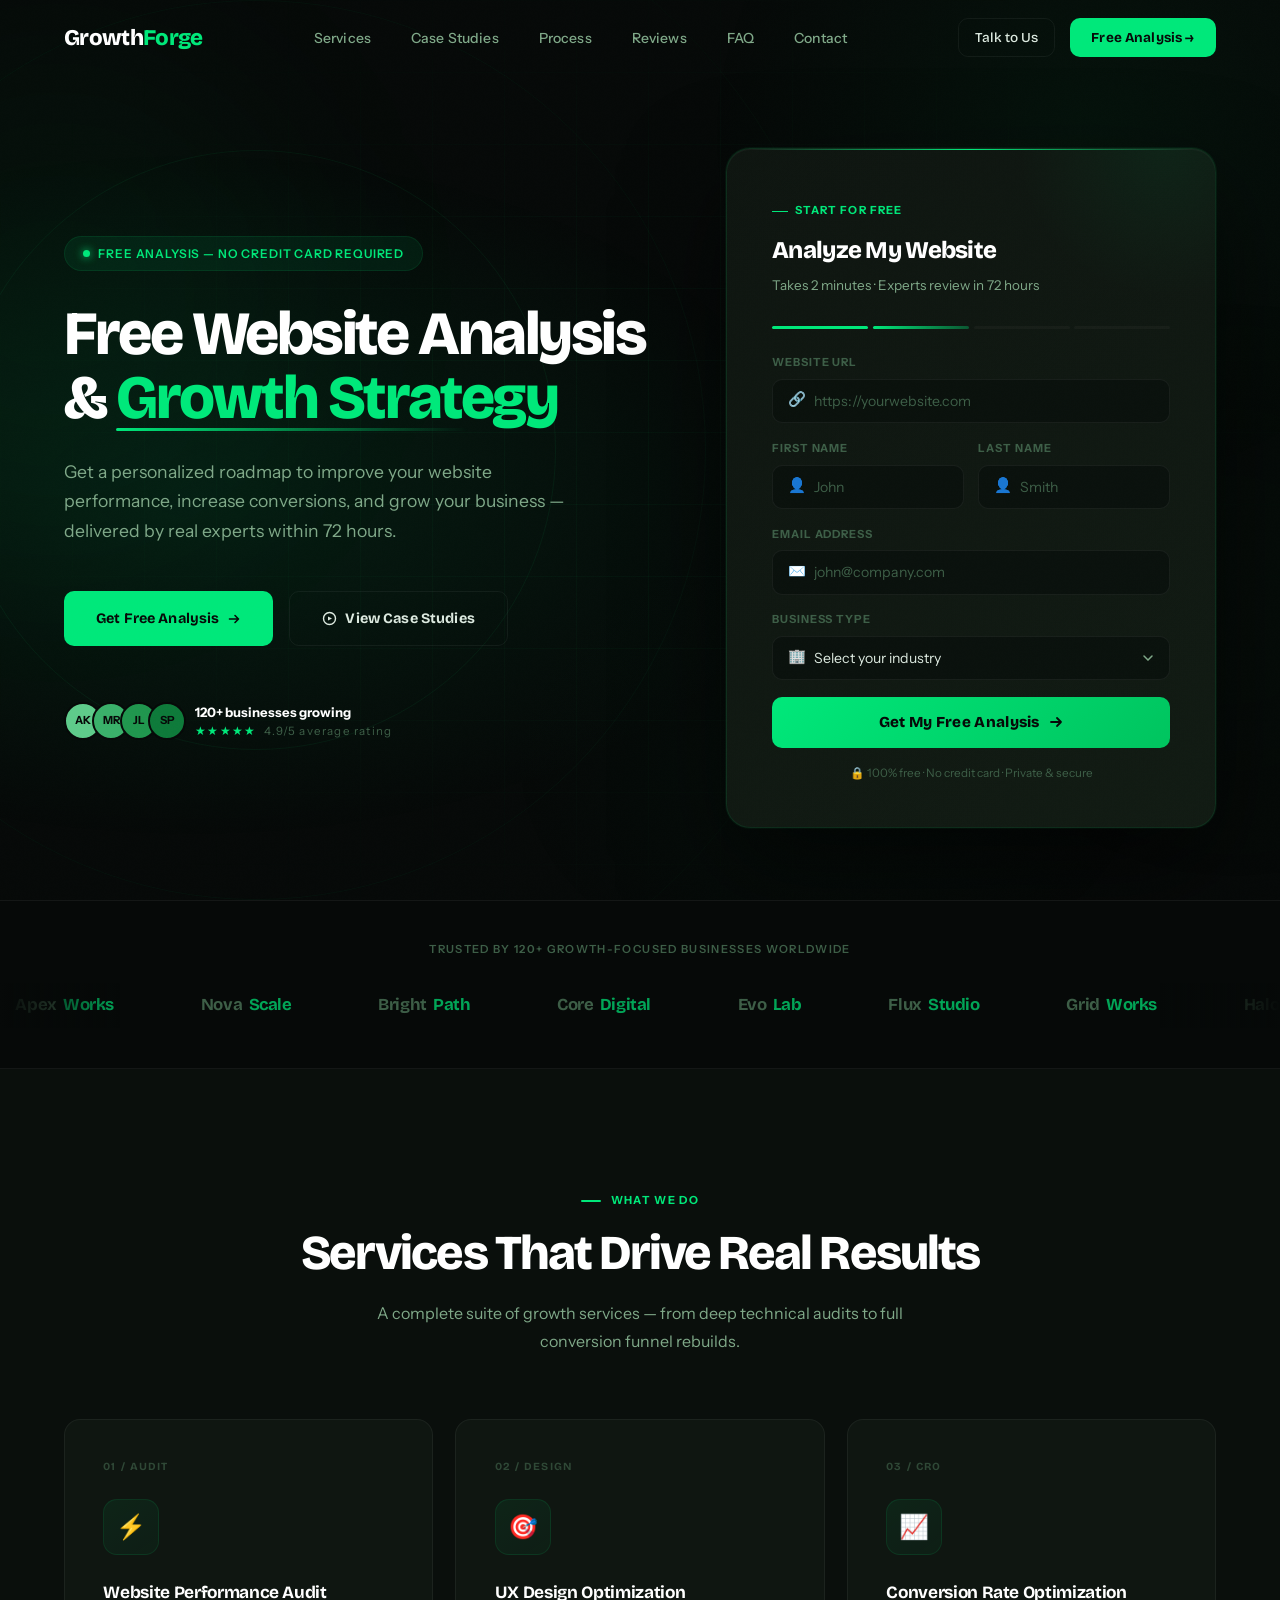
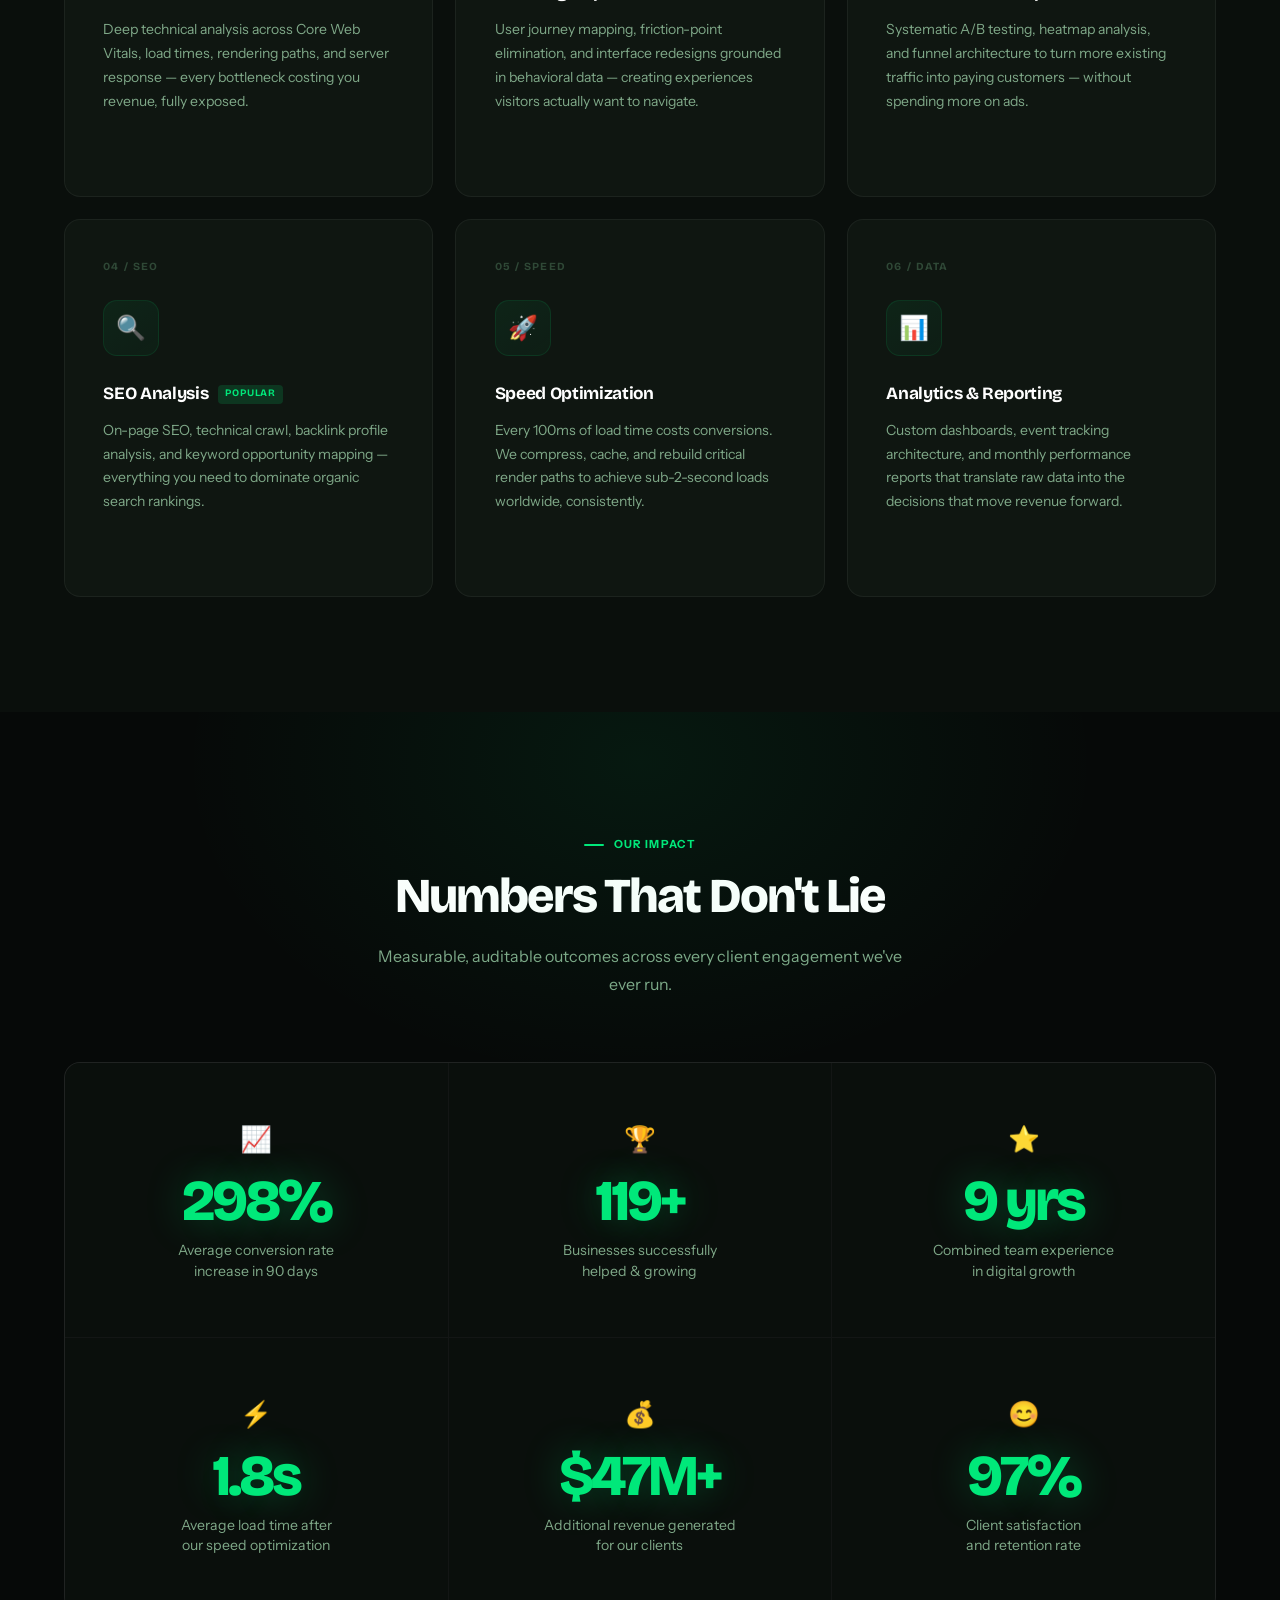
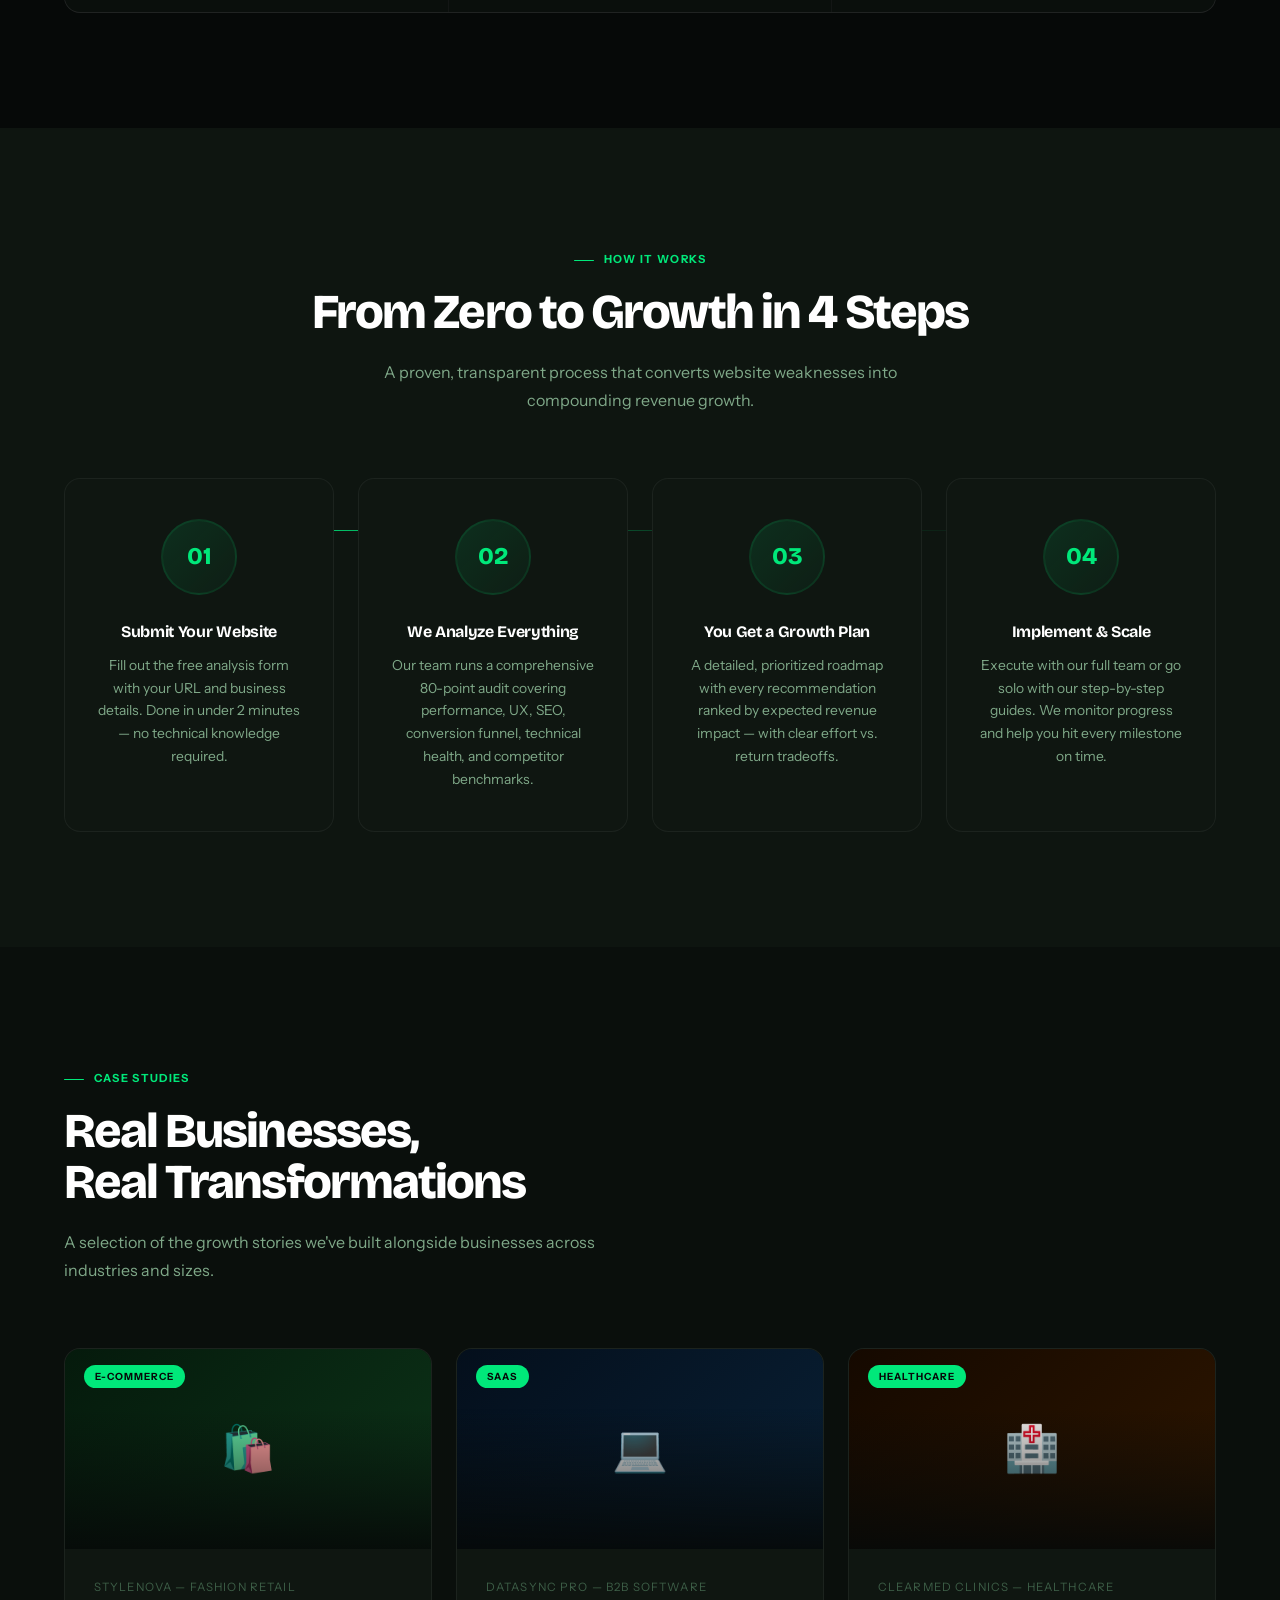
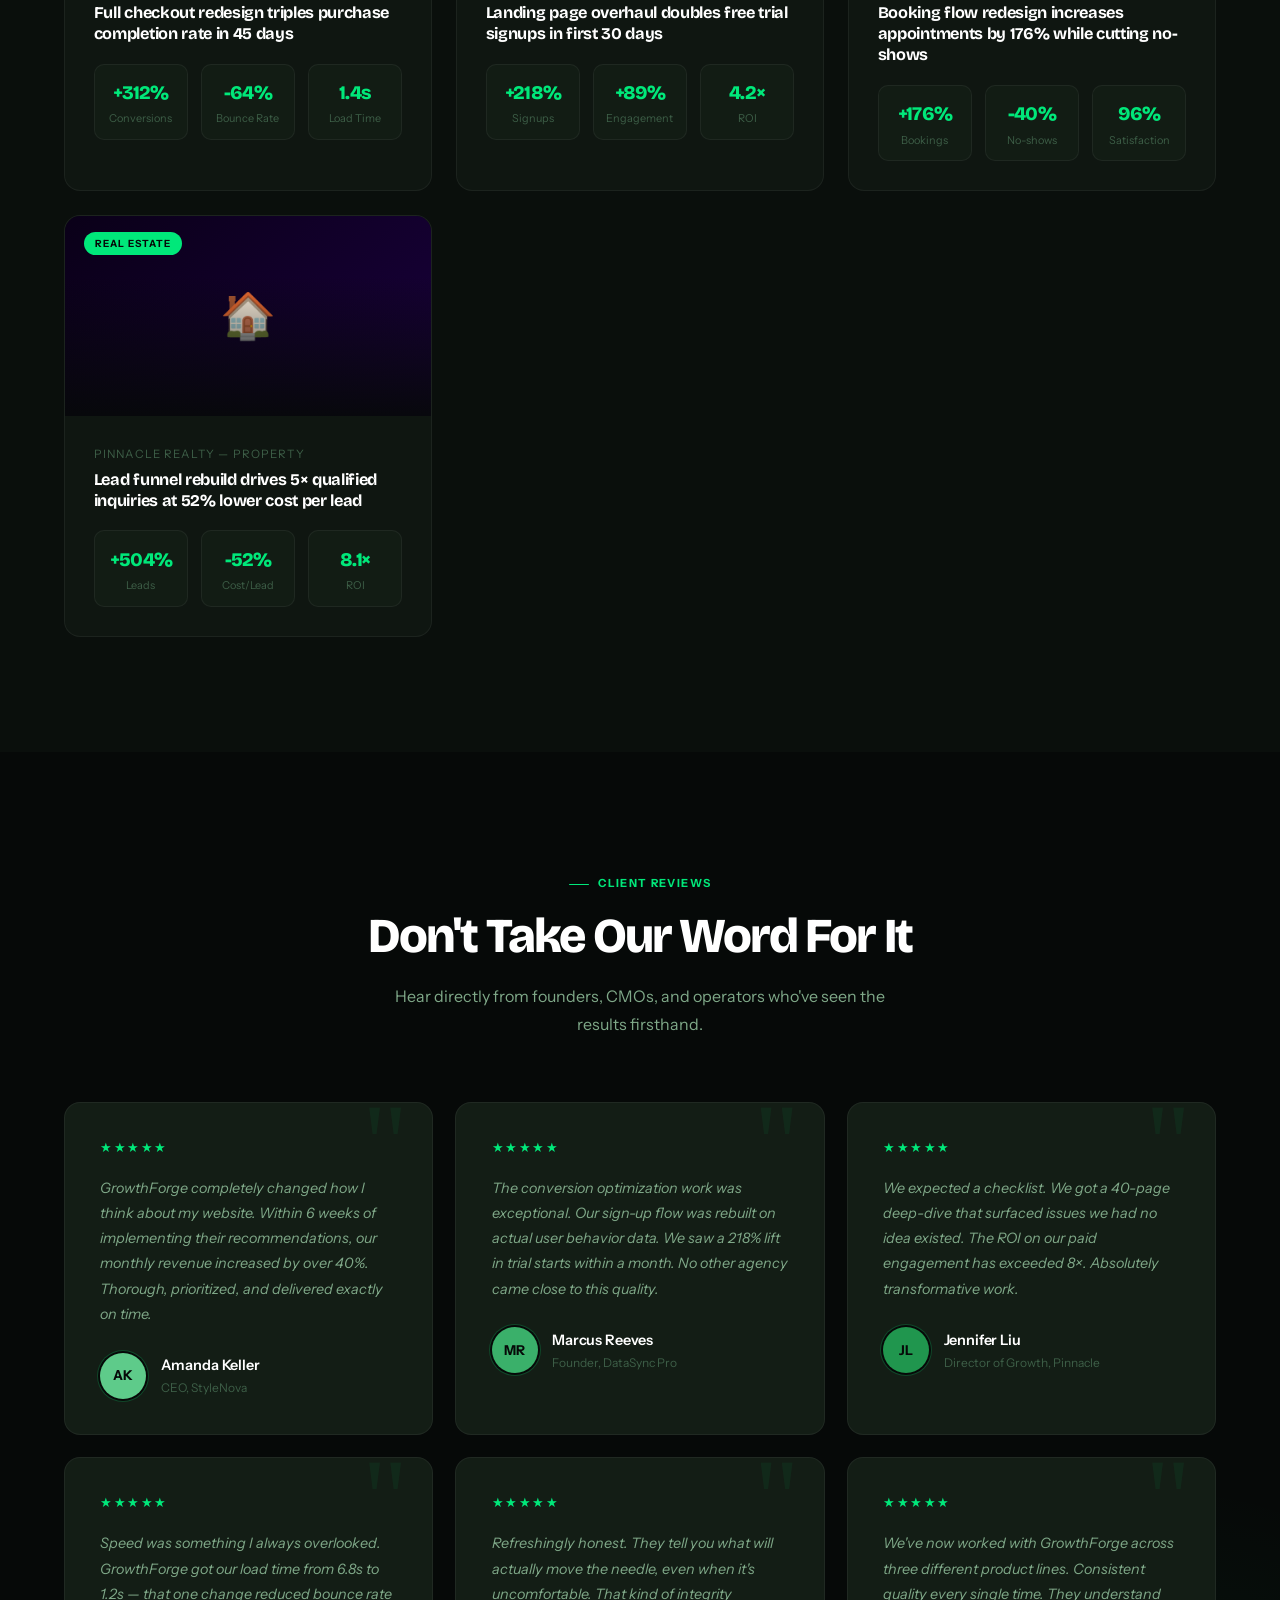
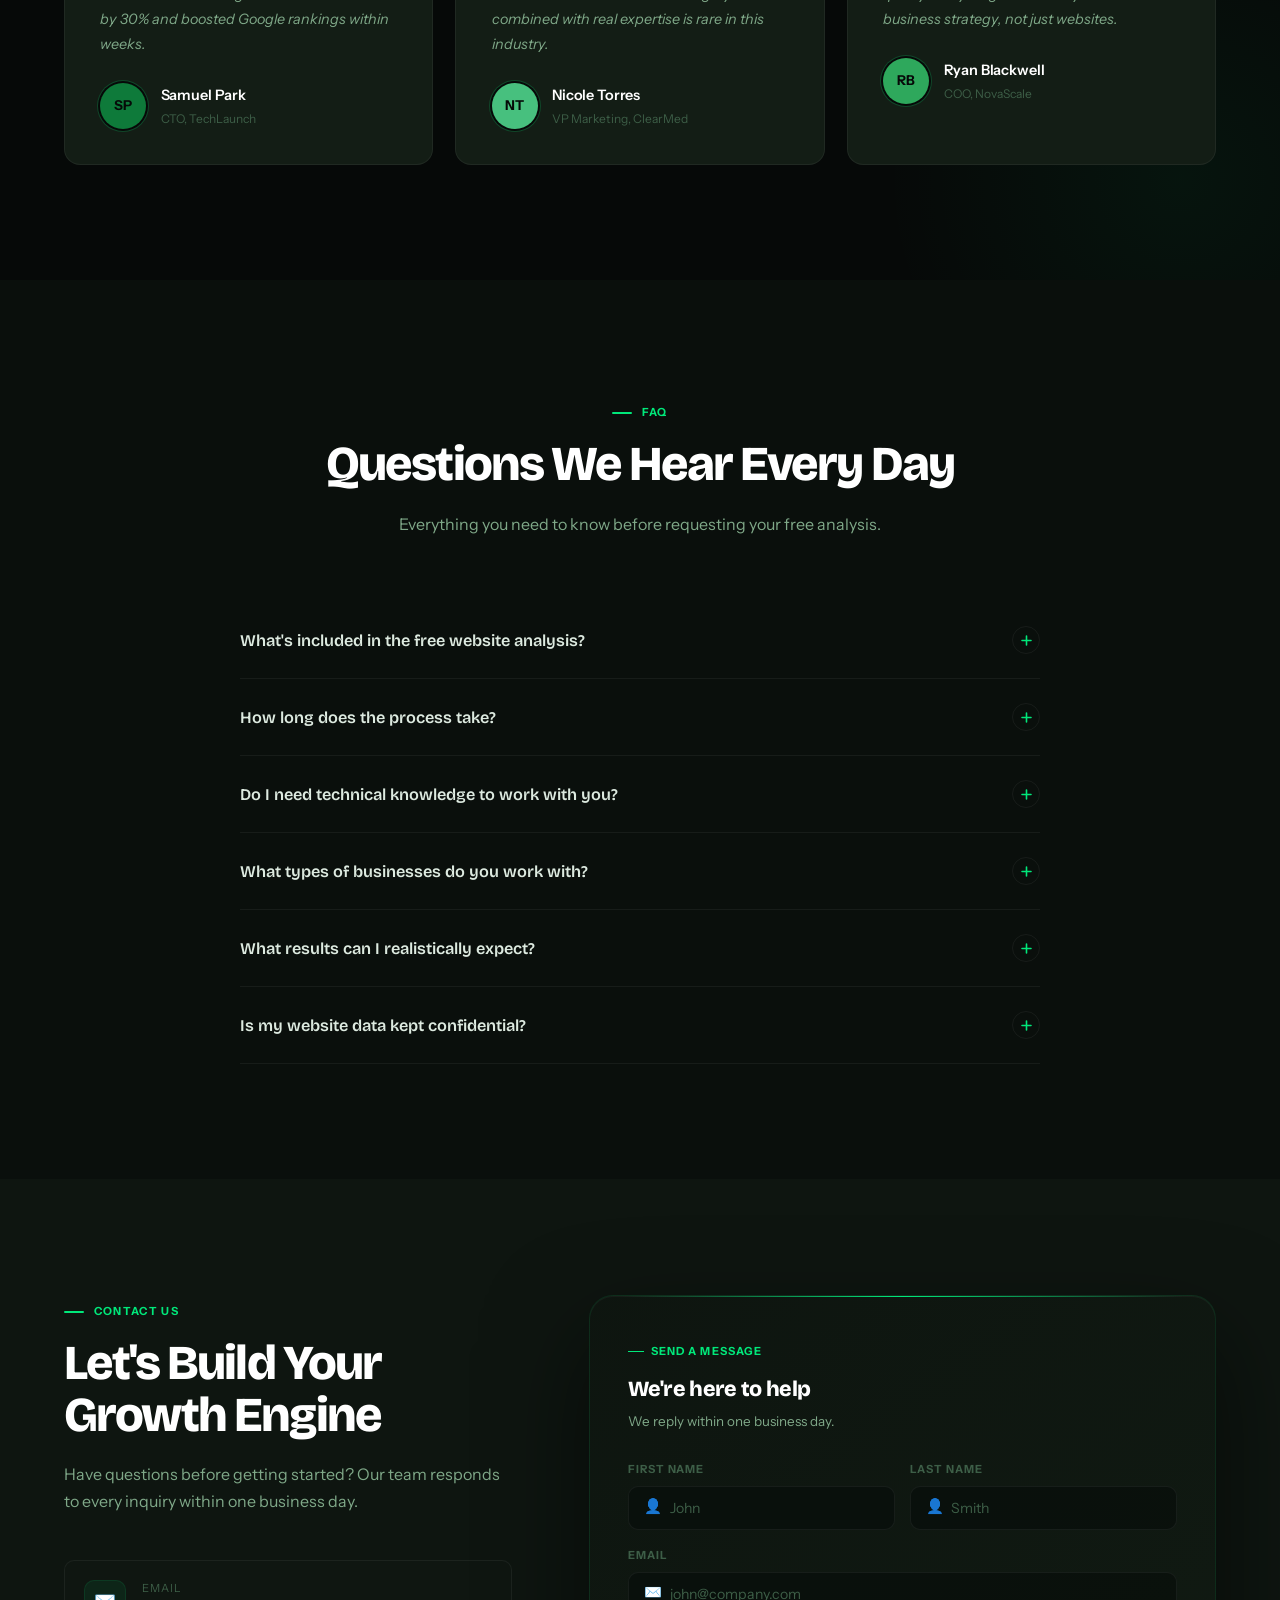
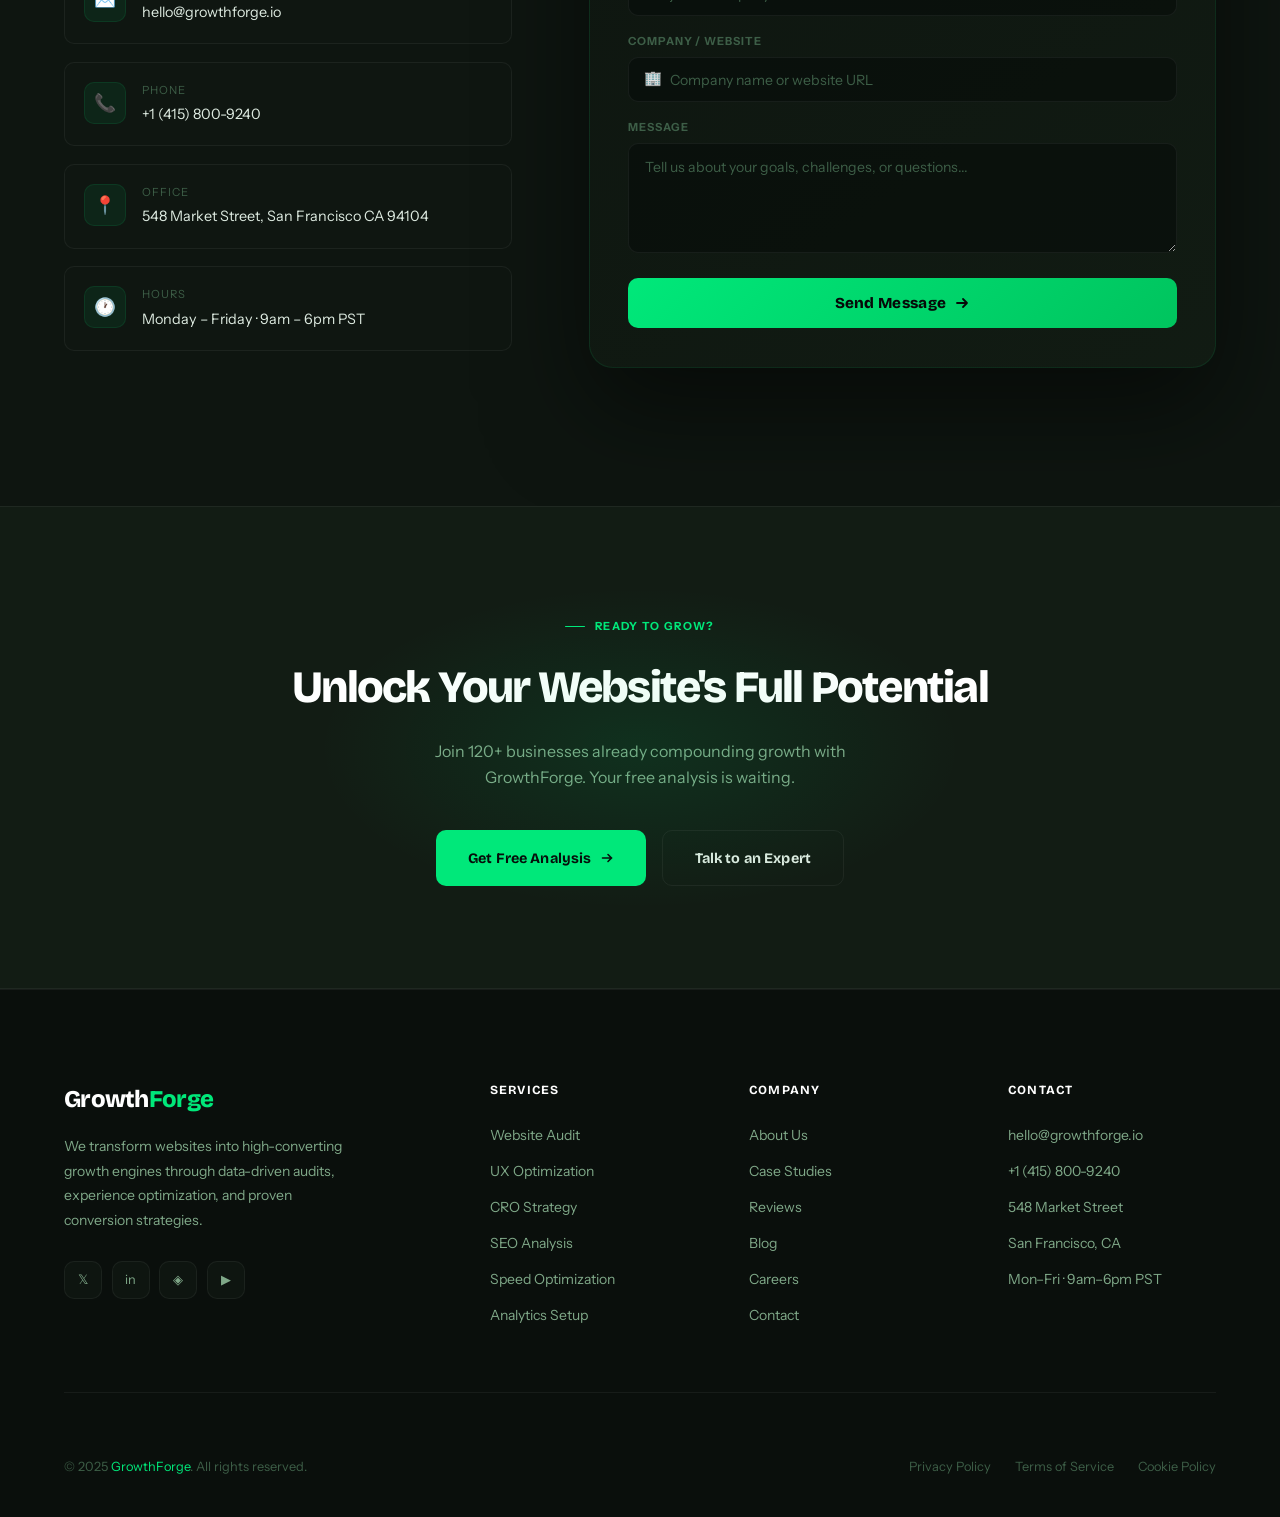
<file: interactive-ui.html>
<!DOCTYPE html>
<html lang="en">
<head>
<meta charset="UTF-8"/>
<meta name="viewport" content="width=device-width, initial-scale=1.0"/>
<title>GrowthForge — Digital Growth Agency</title>
<link rel="preconnect" href="https://fonts.googleapis.com"/>
<link rel="preconnect" href="https://fonts.gstatic.com" crossorigin/>
<link href="https://fonts.googleapis.com/css2?family=Bricolage+Grotesque:opsz,wght@12..96,300;12..96,400;12..96,500;12..96,600;12..96,700;12..96,800&family=Instrument+Sans:ital,wght@0,400;0,500;0,600;1,400&display=swap" rel="stylesheet"/>
<style>
*,*::before,*::after{box-sizing:border-box;margin:0;padding:0}
:root{
  --g:#00e87a;--g2:#00c45e;--g3:#00ff88;
  --glow:rgba(0,232,122,0.22);--gsoft:rgba(0,232,122,0.07);--gsofter:rgba(0,232,122,0.04);
  --d:#060908;--d2:#0a0f0c;--d3:#0e1510;--d4:#121c14;--d5:#172318;
  --card:#0f1611;--card2:#131d15;
  --b:rgba(0,232,122,0.1);--b2:rgba(255,255,255,0.055);--b3:rgba(255,255,255,0.03);
  --t:#ddeae0;--tm:#7fa888;--td:#3d5e47;
  --w:#fff;
  --fd:'Bricolage Grotesque',sans-serif;
  --fb:'Instrument Sans',sans-serif;
  --r:16px;--rsm:10px;--rxl:24px;
}
html{scroll-behavior:smooth;font-size:16px}
body{background:var(--d);color:var(--t);font-family:var(--fb);line-height:1.6;overflow-x:hidden;-webkit-font-smoothing:antialiased}
a,button,[role="button"]{cursor:pointer}
::-webkit-scrollbar{width:3px}
::-webkit-scrollbar-track{background:var(--d)}
::-webkit-scrollbar-thumb{background:var(--g2);border-radius:2px}
::selection{background:rgba(0,232,122,0.25);color:var(--w)}
body::after{content:'';position:fixed;inset:0;pointer-events:none;z-index:9999;background-image:url("data:image/svg+xml,%3Csvg xmlns='http://www.w3.org/2000/svg' width='300' height='300'%3E%3Cfilter id='n'%3E%3CfeTurbulence type='fractalNoise' baseFrequency='0.75' numOctaves='4' stitchTiles='stitch'/%3E%3C/filter%3E%3Crect width='300' height='300' filter='url(%23n)' opacity='0.028'/%3E%3C/svg%3E");opacity:.55;mix-blend-mode:overlay}

/* NAV */
nav{position:fixed;top:0;left:0;right:0;z-index:800;height:76px;padding:0 clamp(1.5rem,5vw,4rem);display:flex;align-items:center;justify-content:space-between;background:rgba(6,9,8,0);border-bottom:1px solid transparent;transition:background .4s,border-color .4s,backdrop-filter .4s}
nav.scrolled{background:rgba(6,9,8,.88);border-bottom-color:var(--b2);backdrop-filter:blur(24px) saturate(1.4)}
.nav-logo{font-family:var(--fd);font-size:1.4rem;font-weight:800;color:var(--w);text-decoration:none;letter-spacing:-.03em}
.nav-logo span{color:var(--g)}
.nav-links{display:flex;gap:2.5rem;list-style:none;align-items:center}
.nav-links a{color:var(--tm);text-decoration:none;font-size:.875rem;font-weight:500;letter-spacing:.01em;position:relative;padding-bottom:2px;transition:color .25s}
.nav-links a::after{content:'';position:absolute;left:0;bottom:0;width:0;height:1px;background:var(--g);transition:width .3s}
.nav-links a:hover{color:var(--w)}
.nav-links a:hover::after{width:100%}
.nav-pill{display:flex;align-items:center;gap:.9rem}
.nav-ghost{color:var(--t);text-decoration:none;font-size:.85rem;font-weight:500;padding:.5rem 1rem;border:1px solid var(--b2);border-radius:var(--rsm);transition:all .25s;font-family:var(--fd)}
.nav-ghost:hover{border-color:var(--b);color:var(--g);background:var(--gsoft)}
.nav-cta{display:inline-flex;align-items:center;gap:.4rem;background:var(--g);color:var(--d);padding:.55rem 1.35rem;border-radius:var(--rsm);font-family:var(--fd);font-weight:700;font-size:.85rem;text-decoration:none;letter-spacing:.01em;transition:all .3s cubic-bezier(.34,1.56,.64,1)}
.nav-cta:hover{transform:translateY(-2px) scale(1.03);box-shadow:0 8px 28px var(--glow)}
.hamburger{display:none;flex-direction:column;gap:5px;background:none;border:none;padding:.3rem}
.hamburger span{display:block;width:22px;height:1.5px;background:var(--t);border-radius:2px;transition:all .35s}
.hamburger.open span:nth-child(1){transform:rotate(45deg) translate(4.5px,4.5px)}
.hamburger.open span:nth-child(2){opacity:0;transform:scaleX(0)}
.hamburger.open span:nth-child(3){transform:rotate(-45deg) translate(4.5px,-4.5px)}
.mobile-nav{position:fixed;top:76px;left:0;right:0;z-index:799;background:rgba(6,9,8,.97);backdrop-filter:blur(24px);border-bottom:1px solid var(--b2);padding:2rem clamp(1.5rem,5vw,4rem);display:flex;flex-direction:column;gap:1.2rem;transform:translateY(-110%);opacity:0;transition:transform .4s,opacity .4s;pointer-events:none}
.mobile-nav.open{transform:translateY(0);opacity:1;pointer-events:all}
.mobile-nav a{color:var(--t);text-decoration:none;font-size:1.1rem;font-weight:500;padding:.5rem 0;border-bottom:1px solid var(--b3)}

/* HERO */
#hero{min-height:100vh;padding:76px clamp(1.5rem,5vw,4rem) 0;display:grid;grid-template-columns:1.1fr .9fr;gap:clamp(3rem,5vw,6rem);align-items:center;position:relative;overflow:hidden}
.hero-canvas{position:absolute;inset:0;pointer-events:none;overflow:hidden}
.hero-canvas::before{content:'';position:absolute;inset:0;background:radial-gradient(ellipse 90% 70% at 15% 55%,rgba(0,232,122,.09) 0%,transparent 55%),radial-gradient(ellipse 60% 80% at 85% 15%,rgba(0,180,80,.06) 0%,transparent 50%),radial-gradient(ellipse 50% 50% at 65% 85%,rgba(0,80,40,.07) 0%,transparent 50%)}
.hero-grid{position:absolute;inset:0;background-image:linear-gradient(rgba(0,232,122,.035) 1px,transparent 1px),linear-gradient(90deg,rgba(0,232,122,.035) 1px,transparent 1px);background-size:72px 72px;mask-image:radial-gradient(ellipse 80% 80% at 50% 50%,black 20%,transparent 75%)}
.hero-ring{position:absolute;border-radius:50%;border:1px solid rgba(0,232,122,.06);animation:ringPulse 8s ease-in-out infinite;pointer-events:none}
.hr1{width:600px;height:600px;top:50%;left:20%;transform:translate(-50%,-50%)}
.hr2{width:900px;height:900px;top:50%;left:20%;transform:translate(-50%,-50%);animation-delay:-2s;border-color:rgba(0,232,122,.04)}
.hr3{width:1200px;height:1200px;top:50%;left:20%;transform:translate(-50%,-50%);animation-delay:-4s;border-color:rgba(0,232,122,.025)}
@keyframes ringPulse{0%,100%{opacity:1}50%{opacity:.4}}
.hero-particle{position:absolute;border-radius:50%;background:var(--g);animation:particleFly linear infinite;opacity:0}
@keyframes particleFly{0%{opacity:0;transform:translateY(0) scale(0)}10%{opacity:.5}70%{opacity:.2}100%{opacity:0;transform:translateY(-200px) scale(.2)}}
.hero-left{position:relative;z-index:2;padding:5rem 0}
.hero-badge{display:inline-flex;align-items:center;gap:.55rem;background:var(--gsoft);border:1px solid var(--b);border-radius:100px;padding:.45rem 1.1rem;font-size:.75rem;font-weight:600;color:var(--g);letter-spacing:.07em;text-transform:uppercase;margin-bottom:2rem;animation:fadeDown .7s both}
.badge-dot{width:7px;height:7px;border-radius:50%;background:var(--g);box-shadow:0 0 8px var(--g);animation:dotPulse 2.2s ease-in-out infinite}
@keyframes dotPulse{0%,100%{opacity:1;transform:scale(1)}50%{opacity:.3;transform:scale(.65)}}
.hero-h1{font-family:var(--fd);font-size:clamp(2.6rem,4.8vw,4.4rem);font-weight:800;line-height:1.04;letter-spacing:-.04em;color:var(--w);margin-bottom:1.6rem;animation:fadeUp .8s .1s both}
.hero-h1 em{font-style:normal;color:var(--g);position:relative;display:inline-block}
.hero-h1 em::after{content:'';position:absolute;left:0;bottom:0;right:0;height:3px;border-radius:2px;background:linear-gradient(90deg,var(--g),transparent 80%);animation:lineGrow 1s .9s both;transform-origin:left}
@keyframes lineGrow{from{transform:scaleX(0)}to{transform:scaleX(1)}}
.hero-sub{font-size:1.1rem;color:var(--tm);line-height:1.7;max-width:520px;margin-bottom:2.8rem;animation:fadeUp .8s .2s both}
.hero-actions{display:flex;gap:1rem;flex-wrap:wrap;margin-bottom:3.5rem;animation:fadeUp .8s .3s both}
.btn{display:inline-flex;align-items:center;gap:.5rem;padding:.95rem 2rem;border-radius:var(--rsm);font-family:var(--fd);font-weight:700;font-size:.9rem;text-decoration:none;letter-spacing:.01em;transition:all .35s cubic-bezier(.34,1.4,.64,1);border:none}
.btn-g{background:var(--g);color:var(--d)}
.btn-g:hover{background:var(--w);transform:translateY(-3px);box-shadow:0 16px 40px rgba(0,232,122,.3)}
.btn-g svg,.btn-o svg{transition:transform .3s cubic-bezier(.34,1.56,.64,1)}
.btn-g:hover svg,.btn-o:hover svg{transform:translateX(4px)}
.btn-o{background:transparent;color:var(--t);border:1px solid var(--b2)}
.btn-o:hover{border-color:var(--g);color:var(--g);background:var(--gsoft);transform:translateY(-2px)}
.hero-proof{display:flex;align-items:center;gap:1.2rem;animation:fadeUp .8s .4s both}
.proof-avs{display:flex}
.proof-av{width:38px;height:38px;border-radius:50%;border:2.5px solid var(--d);display:flex;align-items:center;justify-content:center;font-size:.7rem;font-weight:700;color:var(--d);margin-right:-10px}
.proof-text{font-size:.82rem;color:var(--tm);line-height:1.4}
.proof-text strong{color:var(--w);display:block}
.proof-stars{color:var(--g);font-size:.75rem;letter-spacing:.1em;margin-top:1px}

/* HERO FORM */
.hero-form-wrap{position:relative;z-index:2;animation:fadeLeft .9s .2s both}
.hf-card{background:linear-gradient(145deg,rgba(15,22,17,.96),rgba(18,28,20,.96));border:1px solid var(--b);border-radius:var(--rxl);padding:clamp(2rem,3.5vw,3rem);position:relative;overflow:hidden;box-shadow:0 40px 100px rgba(0,0,0,.6),0 0 0 1px rgba(0,232,122,.07),inset 0 1px 0 rgba(255,255,255,.04)}
.hf-card::before{content:'';position:absolute;top:0;left:0;right:0;height:1px;background:linear-gradient(90deg,transparent 5%,var(--g) 50%,transparent 95%)}
.hf-card::after{content:'';position:absolute;top:-150px;right:-100px;width:300px;height:300px;border-radius:50%;background:radial-gradient(circle,rgba(0,232,122,.06) 0%,transparent 70%);pointer-events:none}
.hf-head{margin-bottom:1.8rem}
.hf-tag{display:inline-flex;align-items:center;gap:.4rem;font-size:.7rem;font-weight:700;text-transform:uppercase;letter-spacing:.1em;color:var(--g);margin-bottom:.7rem}
.hf-tag::before{content:'';width:16px;height:1px;background:var(--g)}
.hf-title{font-family:var(--fd);font-size:1.5rem;font-weight:800;color:var(--w);letter-spacing:-.03em;margin-bottom:.35rem}
.hf-sub{font-size:.84rem;color:var(--tm)}
.hf-progress{display:flex;gap:.3rem;margin-bottom:1.6rem}
.hf-ps{flex:1;height:3px;border-radius:2px;background:var(--b3);overflow:hidden;transition:background .4s}
.hf-ps.done{background:var(--g)}
.hf-ps.active{background:linear-gradient(90deg,var(--g),rgba(0,232,122,.3))}
.fg{margin-bottom:1.05rem;position:relative}
.fg label{display:block;font-size:.7rem;font-weight:700;letter-spacing:.08em;text-transform:uppercase;color:var(--td);margin-bottom:.42rem;transition:color .2s}
.fg:focus-within label{color:var(--tm)}
.fg-ico{position:absolute;left:1rem;bottom:0;height:47px;display:flex;align-items:center;color:var(--td);font-size:.9rem;pointer-events:none;transition:color .25s}
.fg:focus-within .fg-ico{color:var(--g)}
.fg input,.fg select{width:100%;background:rgba(9,14,11,.65);border:1px solid var(--b2);border-radius:var(--rsm);padding:.76rem 1rem .76rem 2.55rem;color:var(--t);font-family:var(--fb);font-size:.88rem;outline:none;transition:all .3s;appearance:none}
.fg input:hover,.fg select:hover{border-color:rgba(0,232,122,.2)}
.fg input:focus,.fg select:focus{border-color:var(--g);background:rgba(0,232,122,.04);box-shadow:0 0 0 3px rgba(0,232,122,.1)}
.fg input::placeholder{color:var(--td)}
.fg select{background-image:url("data:image/svg+xml,%3Csvg xmlns='http://www.w3.org/2000/svg' width='10' height='6' viewBox='0 0 10 6'%3E%3Cpath d='M1 1l4 4 4-4' stroke='%237fa888' fill='none' stroke-width='1.5' stroke-linecap='round'/%3E%3C/svg%3E");background-repeat:no-repeat;background-position:right 1rem center;padding-right:2.5rem}
.fg select option{background:var(--d3);color:var(--t)}
.frow{display:grid;grid-template-columns:1fr 1fr;gap:.9rem}
.hf-submit{width:100%;background:linear-gradient(135deg,var(--g),var(--g2));color:var(--d);border:none;border-radius:var(--rsm);padding:1.02rem;font-family:var(--fd);font-weight:800;font-size:.95rem;letter-spacing:.02em;cursor:pointer;transition:all .35s cubic-bezier(.34,1.4,.64,1);display:flex;align-items:center;justify-content:center;gap:.5rem;position:relative;overflow:hidden;margin-top:.5rem}
.hf-submit::before{content:'';position:absolute;inset:0;background:linear-gradient(135deg,rgba(255,255,255,.15),transparent);opacity:0;transition:opacity .3s}
.hf-submit:hover{transform:translateY(-3px);box-shadow:0 18px 50px rgba(0,232,122,.4)}
.hf-submit:hover::before{opacity:1}
.sub-ico{transition:transform .35s cubic-bezier(.34,1.56,.64,1)}
.hf-submit:hover .sub-ico{transform:translateX(5px)}
.hf-trust{display:flex;align-items:center;justify-content:center;gap:.4rem;margin-top:1rem;font-size:.73rem;color:var(--td)}

/* KEYFRAMES */
@keyframes fadeUp{from{opacity:0;transform:translateY(28px)}to{opacity:1;transform:translateY(0)}}
@keyframes fadeDown{from{opacity:0;transform:translateY(-16px)}to{opacity:1;transform:translateY(0)}}
@keyframes fadeLeft{from{opacity:0;transform:translateX(36px)}to{opacity:1;transform:translateX(0)}}

/* LOGOS */
#logos{padding:2.5rem 0;border-top:1px solid var(--b2);border-bottom:1px solid var(--b2);overflow:hidden}
.logos-lbl{text-align:center;font-size:.7rem;font-weight:600;color:var(--td);text-transform:uppercase;letter-spacing:.12em;margin-bottom:1.5rem}
.mq-wrap{overflow:hidden;position:relative}
.mq-wrap::before,.mq-wrap::after{content:'';position:absolute;top:0;bottom:0;width:120px;z-index:2;pointer-events:none}
.mq-wrap::before{left:0;background:linear-gradient(90deg,var(--d),transparent)}
.mq-wrap::after{right:0;background:linear-gradient(-90deg,var(--d),transparent)}
.mq-track{display:flex;gap:3.5rem;width:max-content;animation:marquee 28s linear infinite}
.mq-track:hover{animation-play-state:paused}
@keyframes marquee{from{transform:translateX(0)}to{transform:translateX(-50%)}}
.logo-chip{display:flex;align-items:center;gap:.4rem;font-family:var(--fd);font-weight:700;font-size:1.05rem;color:var(--td);white-space:nowrap;letter-spacing:-.025em;padding:.5rem .9rem;border-radius:8px;border:1px solid transparent;transition:all .3s}
.logo-chip:hover{color:var(--tm);border-color:var(--b2);background:var(--gsoft)}
.logo-chip span{color:var(--g);opacity:.7}

/* SECTIONS */
.section{padding:clamp(5rem,9vw,10rem) clamp(1.5rem,5vw,4rem)}
.s-kicker{display:inline-flex;align-items:center;gap:.6rem;font-size:.7rem;font-weight:700;text-transform:uppercase;letter-spacing:.12em;color:var(--g);margin-bottom:1.1rem}
.s-kicker::before{content:'';width:20px;height:1.5px;background:var(--g);border-radius:1px}
.s-title{font-family:var(--fd);font-size:clamp(2.1rem,3.8vw,3.2rem);font-weight:800;letter-spacing:-.04em;line-height:1.06;color:var(--w);margin-bottom:1.2rem}
.s-sub{font-size:1rem;color:var(--tm);line-height:1.75;max-width:540px}
.s-head{margin-bottom:clamp(3rem,5vw,5rem)}
.s-head.c{text-align:center}
.s-head.c .s-kicker{justify-content:center}
.s-head.c .s-sub{margin:0 auto}

/* SCROLL REVEAL */
.sr{opacity:0;transform:translateY(44px);transition:opacity .75s cubic-bezier(.4,0,.2,1),transform .75s cubic-bezier(.4,0,.2,1)}
.sr.d1{transition-delay:.1s}.sr.d2{transition-delay:.18s}.sr.d3{transition-delay:.26s}.sr.d4{transition-delay:.34s}
.sr.on{opacity:1;transform:none}
.sr-s{opacity:0;transform:scale(.94);transition:opacity .7s,transform .7s}
.sr-s.on{opacity:1;transform:none}

/* SERVICES */
#services{background:var(--d2)}
.sv-grid{display:grid;grid-template-columns:repeat(auto-fill,minmax(300px,1fr));gap:1.4rem}
.sv-card{background:var(--card);border:1px solid var(--b2);border-radius:var(--r);padding:2.4rem;position:relative;overflow:hidden;transition:transform .4s,border-color .4s,box-shadow .4s}
.sv-card::before{content:'';position:absolute;inset:0;background:linear-gradient(145deg,var(--gsoft),transparent 60%);opacity:0;transition:opacity .4s}
.sv-card::after{content:'';position:absolute;top:0;left:0;right:0;height:1px;background:linear-gradient(90deg,transparent,var(--g),transparent);transform:scaleX(0);transform-origin:center;transition:transform .5s}
.sv-card:hover{transform:translateY(-8px);border-color:rgba(0,232,122,.2);box-shadow:0 32px 80px rgba(0,0,0,.5),0 0 40px rgba(0,232,122,.06)}
.sv-card:hover::before{opacity:1}
.sv-card:hover::after{transform:scaleX(1)}
.sv-n{font-family:var(--fd);font-size:.68rem;font-weight:700;color:var(--td);letter-spacing:.1em;margin-bottom:1.5rem;opacity:.7}
.sv-icon{width:56px;height:56px;border-radius:14px;background:linear-gradient(145deg,var(--gsoft),var(--gsofter));border:1px solid var(--b);display:flex;align-items:center;justify-content:center;margin-bottom:1.5rem;font-size:1.5rem;transition:all .4s cubic-bezier(.34,1.56,.64,1)}
.sv-card:hover .sv-icon{transform:scale(1.12) rotate(-6deg);box-shadow:0 8px 24px rgba(0,232,122,.15)}
.sv-name{font-family:var(--fd);font-size:1.08rem;font-weight:700;color:var(--w);margin-bottom:.7rem;letter-spacing:-.02em}
.sv-desc{font-size:.875rem;color:var(--tm);line-height:1.7}
.sv-lnk{display:inline-flex;align-items:center;gap:.35rem;margin-top:1.4rem;font-size:.8rem;font-weight:600;color:var(--g);text-decoration:none;letter-spacing:.03em;opacity:0;transform:translateY(6px);transition:all .3s}
.sv-card:hover .sv-lnk{opacity:1;transform:none}
.tag-new{display:inline-block;background:rgba(0,232,122,.15);color:var(--g);font-size:.62rem;font-weight:700;letter-spacing:.08em;text-transform:uppercase;padding:.12rem .45rem;border-radius:4px;margin-left:.4rem;vertical-align:middle}

/* RESULTS */
#results{background:var(--d);position:relative;overflow:hidden}
#results::before{content:'';position:absolute;top:-300px;left:50%;transform:translateX(-50%);width:1000px;height:700px;border-radius:50%;background:radial-gradient(ellipse,rgba(0,232,122,.07) 0%,transparent 65%);pointer-events:none}
.stats-wrap{display:grid;grid-template-columns:repeat(3,1fr);gap:1px;background:var(--b2);border:1px solid var(--b2);border-radius:var(--r);overflow:hidden;margin-top:clamp(3rem,5vw,5rem)}
.stat-cell{background:var(--d2);padding:3.5rem 2.5rem;text-align:center;position:relative;overflow:hidden;transition:background .4s}
.stat-cell::after{content:'';position:absolute;bottom:0;left:50%;transform:translateX(-50%) scaleX(0);width:60%;height:1px;background:var(--g);transition:transform .5s}
.stat-cell:hover{background:var(--d3)}
.stat-cell:hover::after{transform:translateX(-50%) scaleX(1)}
.stat-icon{font-size:1.6rem;margin-bottom:.8rem;display:block}
.stat-val{font-family:var(--fd);font-size:clamp(2.8rem,4.5vw,4rem);font-weight:800;color:var(--g);letter-spacing:-.05em;line-height:1;margin-bottom:.6rem;text-shadow:0 0 40px rgba(0,232,122,.3)}
.stat-lbl{font-size:.88rem;color:var(--tm);line-height:1.45}

/* PROCESS */
#process{background:var(--d3)}
.proc-grid{display:grid;grid-template-columns:repeat(auto-fill,minmax(240px,1fr));gap:1.5rem;position:relative}
.proc-line{position:absolute;top:52px;left:calc(12% + 36px);right:12%;height:1px;background:linear-gradient(90deg,var(--g),rgba(0,232,122,.2),transparent);pointer-events:none}
.proc-step{padding:2.5rem 2rem;background:var(--card);border:1px solid var(--b2);border-radius:var(--r);text-align:center;position:relative;z-index:1;transition:all .4s}
.proc-step:hover{border-color:rgba(0,232,122,.25);transform:translateY(-6px);box-shadow:0 24px 60px rgba(0,0,0,.4),0 0 30px rgba(0,232,122,.06)}
.proc-num{width:76px;height:76px;border-radius:50%;background:linear-gradient(135deg,rgba(0,232,122,.12),rgba(0,232,122,.04));border:2px solid var(--b);display:flex;align-items:center;justify-content:center;font-family:var(--fd);font-size:1.5rem;font-weight:800;color:var(--g);margin:0 auto 1.5rem;transition:all .4s cubic-bezier(.34,1.56,.64,1)}
.proc-step:hover .proc-num{border-color:var(--g);box-shadow:0 0 0 10px rgba(0,232,122,.07),0 0 40px rgba(0,232,122,.15);transform:scale(1.08)}
.proc-title{font-family:var(--fd);font-size:1rem;font-weight:700;color:var(--w);margin-bottom:.6rem;letter-spacing:-.02em}
.proc-desc{font-size:.865rem;color:var(--tm);line-height:1.65}

/* CASES */
#cases{background:var(--d2)}
.cases-grid{display:grid;grid-template-columns:repeat(auto-fill,minmax(320px,1fr));gap:1.5rem}
.case-card{background:var(--card);border:1px solid var(--b2);border-radius:var(--r);overflow:hidden;transition:all .4s}
.case-card:hover{border-color:rgba(0,232,122,.2);transform:translateY(-6px);box-shadow:0 28px 70px rgba(0,0,0,.5)}
.case-thumb{height:200px;display:flex;align-items:center;justify-content:center;font-size:2.8rem;position:relative;overflow:hidden}
.case-tag{position:absolute;top:1rem;left:1.2rem;z-index:1;background:var(--g);color:var(--d);font-size:.62rem;font-weight:800;text-transform:uppercase;letter-spacing:.1em;padding:.22rem .7rem;border-radius:100px}
.case-body{padding:1.8rem}
.case-co{font-size:.72rem;color:var(--td);text-transform:uppercase;letter-spacing:.1em;margin-bottom:.35rem}
.case-title{font-family:var(--fd);font-size:1.02rem;font-weight:700;color:var(--w);margin-bottom:1.2rem;letter-spacing:-.02em;line-height:1.3}
.case-metrics{display:flex;gap:.8rem}
.metric{flex:1;background:var(--d4);border:1px solid var(--b2);border-radius:var(--rsm);padding:.85rem .7rem;text-align:center;transition:all .3s}
.case-card:hover .metric{border-color:var(--b);background:rgba(0,232,122,.04)}
.mv{font-family:var(--fd);font-size:1.2rem;font-weight:800;color:var(--g);letter-spacing:-.04em}
.ml{font-size:.68rem;color:var(--td);margin-top:.15rem;line-height:1.3}

/* TESTIMONIALS */
#testimonials{background:var(--d);position:relative;overflow:hidden}
#testimonials::before{content:'';position:absolute;bottom:-200px;right:-200px;width:600px;height:600px;border-radius:50%;background:radial-gradient(circle,rgba(0,232,122,.05) 0%,transparent 70%)}
.testi-grid{display:grid;grid-template-columns:repeat(auto-fill,minmax(300px,1fr));gap:1.4rem}
.testi-card{background:var(--card2);border:1px solid var(--b2);border-radius:var(--r);padding:2.2rem;transition:all .4s;position:relative;overflow:hidden}
.testi-card::before{content:'"';position:absolute;top:-1rem;right:1.5rem;font-family:Georgia,serif;font-size:7rem;color:rgba(0,232,122,.06);line-height:1;pointer-events:none}
.testi-card:hover{border-color:rgba(0,232,122,.2);transform:translateY(-5px);box-shadow:0 24px 60px rgba(0,0,0,.45)}
.t-stars{color:var(--g);font-size:.8rem;letter-spacing:.12em;margin-bottom:1.1rem}
.t-quote{font-size:.9rem;color:var(--tm);line-height:1.75;font-style:italic;margin-bottom:1.6rem}
.t-author{display:flex;align-items:center;gap:.9rem}
.t-av{width:46px;height:46px;border-radius:50%;display:flex;align-items:center;justify-content:center;font-weight:700;font-size:.85rem;color:var(--d);flex-shrink:0;box-shadow:0 0 0 2px var(--d),0 0 0 3px rgba(0,232,122,.2)}
.t-name{font-weight:600;font-size:.9rem;color:var(--w);letter-spacing:-.01em}
.t-role{font-size:.75rem;color:var(--td);margin-top:.1rem}

/* FAQ */
#faq{background:var(--d2)}
.faq-wrap{max-width:800px;margin:0 auto}
.faq-item{border-bottom:1px solid var(--b2);overflow:hidden}
.faq-q{width:100%;background:none;border:none;display:flex;align-items:center;justify-content:space-between;padding:1.5rem 0;gap:1rem;text-align:left;font-family:var(--fd);font-size:1.02rem;font-weight:600;color:var(--t);transition:color .25s}
.faq-q:hover{color:var(--g)}
.faq-icon{width:28px;height:28px;flex-shrink:0;border-radius:50%;border:1px solid var(--b2);display:flex;align-items:center;justify-content:center;color:var(--g);transition:all .4s cubic-bezier(.34,1.56,.64,1)}
.faq-item.open .faq-q{color:var(--g)}
.faq-item.open .faq-icon{transform:rotate(45deg);background:var(--gsoft);border-color:var(--b)}
.faq-a{max-height:0;overflow:hidden;transition:max-height .45s cubic-bezier(.4,0,.2,1)}
.faq-item.open .faq-a{max-height:300px}
.faq-a p{padding-bottom:1.5rem;font-size:.9rem;color:var(--tm);line-height:1.8}

/* CONTACT */
#contact{background:var(--d3)}
.ct-grid{display:grid;grid-template-columns:1fr 1.4fr;gap:clamp(3rem,6vw,7rem);align-items:start}
.ct-tagline{font-size:1rem;color:var(--tm);line-height:1.7;margin-bottom:2.8rem}
.ct-details{display:flex;flex-direction:column;gap:1.1rem;margin-bottom:2.5rem}
.ct-det{display:flex;align-items:flex-start;gap:1rem;padding:1.2rem;background:var(--card);border:1px solid var(--b2);border-radius:var(--rsm);transition:all .3s}
.ct-det:hover{border-color:var(--b);transform:translateX(4px)}
.ct-det-ico{width:42px;height:42px;flex-shrink:0;border-radius:10px;background:var(--gsoft);border:1px solid var(--b);display:flex;align-items:center;justify-content:center;font-size:1.1rem}
.ct-det-lbl{font-size:.7rem;color:var(--td);text-transform:uppercase;letter-spacing:.08em;margin-bottom:.2rem}
.ct-det-val{font-size:.9rem;color:var(--t)}
.ct-form-card{background:linear-gradient(145deg,rgba(14,21,16,.9),rgba(18,28,20,.9));border:1px solid var(--b);border-radius:var(--rxl);padding:clamp(2rem,3vw,2.8rem);position:relative;overflow:hidden;box-shadow:0 40px 100px rgba(0,0,0,.5),inset 0 1px 0 rgba(255,255,255,.04)}
.ct-form-card::before{content:'';position:absolute;top:0;left:0;right:0;height:1px;background:linear-gradient(90deg,transparent 5%,var(--g) 50%,transparent 95%)}
.fg textarea{width:100%;background:rgba(9,14,11,.65);border:1px solid var(--b2);border-radius:var(--rsm);padding:.76rem 1rem;color:var(--t);font-family:var(--fb);font-size:.88rem;outline:none;resize:vertical;min-height:110px;line-height:1.6;transition:all .3s}
.fg textarea:focus{border-color:var(--g);background:rgba(0,232,122,.04);box-shadow:0 0 0 3px rgba(0,232,122,.1)}
.fg textarea::placeholder{color:var(--td)}

/* CTA BAND */
#cta-band{background:var(--d4);border-top:1px solid var(--b2);border-bottom:1px solid var(--b2);padding:clamp(5rem,8vw,8rem) clamp(1.5rem,5vw,4rem);text-align:center;position:relative;overflow:hidden}
#cta-band::before{content:'';position:absolute;top:50%;left:50%;transform:translate(-50%,-50%);width:700px;height:350px;border-radius:50%;background:radial-gradient(ellipse,rgba(0,232,122,.1) 0%,transparent 65%);pointer-events:none}
.cta-title{font-family:var(--fd);font-size:clamp(2rem,3.5vw,3rem);font-weight:800;color:var(--w);letter-spacing:-.04em;margin-bottom:1rem}
.cta-sub{font-size:1rem;color:var(--tm);margin-bottom:2.5rem;max-width:500px;margin-left:auto;margin-right:auto}
.cta-btns{display:flex;gap:1rem;justify-content:center;flex-wrap:wrap}

/* FOOTER */
footer{background:var(--d2);border-top:1px solid var(--b2);padding:clamp(4rem,7vw,7rem) clamp(1.5rem,5vw,4rem) 2.5rem}
.ft-grid{display:grid;grid-template-columns:1.8fr 1fr 1fr 1fr;gap:clamp(2rem,4vw,5rem);margin-bottom:clamp(3rem,5vw,5rem);padding-bottom:clamp(3rem,5vw,5rem);border-bottom:1px solid var(--b2)}
.ft-logo{font-family:var(--fd);font-size:1.5rem;font-weight:800;color:var(--w);text-decoration:none;letter-spacing:-.03em;display:block;margin-bottom:1rem}
.ft-logo span{color:var(--g)}
.ft-brand p{font-size:.875rem;color:var(--tm);line-height:1.75;max-width:280px;margin-bottom:1.8rem}
.ft-social{display:flex;gap:.6rem}
.ft-soc{width:38px;height:38px;border-radius:var(--rsm);background:var(--d3);border:1px solid var(--b2);display:flex;align-items:center;justify-content:center;font-size:.8rem;color:var(--tm);text-decoration:none;transition:all .3s cubic-bezier(.34,1.56,.64,1)}
.ft-soc:hover{background:var(--gsoft);border-color:var(--b);color:var(--g);transform:translateY(-3px);box-shadow:0 8px 20px rgba(0,232,122,.15)}
.ft-col h4{font-family:var(--fd);font-size:.78rem;font-weight:700;text-transform:uppercase;letter-spacing:.1em;color:var(--w);margin-bottom:1.4rem}
.ft-links{list-style:none;display:flex;flex-direction:column;gap:.65rem}
.ft-links a{color:var(--tm);text-decoration:none;font-size:.875rem;transition:all .25s;display:inline-block}
.ft-links a:hover{color:var(--g);padding-left:.3rem}
.ft-bottom{display:flex;align-items:center;justify-content:space-between;flex-wrap:wrap;gap:1rem}
.ft-copy{font-size:.8rem;color:var(--td)}
.ft-copy span{color:var(--g)}
.ft-legal{display:flex;gap:1.5rem}
.ft-legal a{font-size:.8rem;color:var(--td);text-decoration:none;transition:color .2s}
.ft-legal a:hover{color:var(--tm)}

/* BG ORBS */
.bg-orb{position:fixed;border-radius:50%;pointer-events:none;z-index:0;filter:blur(100px);animation:orbFloat 25s ease-in-out infinite}
.orb1{width:500px;height:500px;background:rgba(0,232,122,.035);top:5%;left:-15%}
.orb2{width:350px;height:350px;background:rgba(0,180,70,.025);bottom:15%;right:-10%;animation-delay:-9s}
@keyframes orbFloat{0%,100%{transform:translateY(0)}50%{transform:translateY(-50px)}}

/* RESPONSIVE */
@media(max-width:1100px){
  #hero{grid-template-columns:1fr;padding-top:calc(76px + 2rem)}
  .hero-form-wrap{animation:fadeUp .9s .2s both}
  .stats-wrap{grid-template-columns:repeat(3,1fr)}
  .ct-grid{grid-template-columns:1fr}
  .ft-grid{grid-template-columns:1fr 1fr}
}
@media(max-width:768px){
  .nav-links,.nav-pill{display:none}
  .hamburger{display:flex}
  .stats-wrap{grid-template-columns:1fr 1fr}
  .ft-grid{grid-template-columns:1fr}
  .proc-line{display:none}
  .frow{grid-template-columns:1fr}
}
@media(max-width:480px){
  .stats-wrap{grid-template-columns:1fr}
  .hero-actions{flex-direction:column}
  .hero-actions .btn{width:100%;justify-content:center}
}
</style>
</head>
<body>

<div class="bg-orb orb1"></div>
<div class="bg-orb orb2"></div>

<!-- NAV -->
<nav id="nav">
  <a href="#" class="nav-logo">Growth<span>Forge</span></a>
  <ul class="nav-links">
    <li><a href="#services">Services</a></li>
    <li><a href="#cases">Case Studies</a></li>
    <li><a href="#process">Process</a></li>
    <li><a href="#testimonials">Reviews</a></li>
    <li><a href="#faq">FAQ</a></li>
    <li><a href="#contact">Contact</a></li>
  </ul>
  <div class="nav-pill">
    <a href="#contact" class="nav-ghost">Talk to Us</a>
    <a href="#hero" class="nav-cta" id="navCta">Free Analysis →</a>
  </div>
  <button class="hamburger" id="ham" aria-label="Menu">
    <span></span><span></span><span></span>
  </button>
</nav>
<div class="mobile-nav" id="mobileNav">
  <a href="#services">Services</a>
  <a href="#cases">Case Studies</a>
  <a href="#process">Process</a>
  <a href="#testimonials">Reviews</a>
  <a href="#faq">FAQ</a>
  <a href="#contact">Contact</a>
  <a href="#hero" class="btn btn-g" style="margin-top:.5rem;justify-content:center">Get Free Analysis →</a>
</div>

<!-- HERO -->
<section id="hero">
  <div class="hero-canvas">
    <div class="hero-grid"></div>
    <div class="hero-ring hr1"></div>
    <div class="hero-ring hr2"></div>
    <div class="hero-ring hr3"></div>
  </div>
  <div class="hero-left">
    <div class="hero-badge"><span class="badge-dot"></span>Free Analysis — No Credit Card Required</div>
    <h1 class="hero-h1">Free Website Analysis<br>&amp; <em>Growth Strategy</em></h1>
    <p class="hero-sub">Get a personalized roadmap to improve your website performance, increase conversions, and grow your business — delivered by real experts within 72 hours.</p>
    <div class="hero-actions">
      <a href="#hero" class="btn btn-g" id="heroBtn">
        Get Free Analysis
        <svg width="14" height="14" viewBox="0 0 14 14" fill="none"><path d="M2.5 7h9M8 3.5l3.5 3.5L8 10.5" stroke="currentColor" stroke-width="1.6" stroke-linecap="round" stroke-linejoin="round"/></svg>
      </a>
      <a href="#cases" class="btn btn-o">
        <svg width="15" height="15" viewBox="0 0 15 15" fill="none"><circle cx="7.5" cy="7.5" r="6" stroke="currentColor" stroke-width="1.4"/><path d="M6 5.5l4 2-4 2V5.5z" fill="currentColor"/></svg>
        View Case Studies
      </a>
    </div>
    <div class="hero-proof">
      <div class="proof-avs">
        <div class="proof-av" style="background:#5ecb8a">AK</div>
        <div class="proof-av" style="background:#3ab06a">MR</div>
        <div class="proof-av" style="background:#20964e">JL</div>
        <div class="proof-av" style="background:#0e7a3a">SP</div>
      </div>
      <div class="proof-text">
        <strong>120+ businesses growing</strong>
        <div class="proof-stars">★★★★★ <span style="color:var(--td);font-size:.72rem;margin-left:.3rem">4.9/5 average rating</span></div>
      </div>
    </div>
  </div>

  <div class="hero-form-wrap">
    <div class="hf-card">
      <div class="hf-head">
        <div class="hf-tag">Start for free</div>
        <div class="hf-title">Analyze My Website</div>
        <div class="hf-sub">Takes 2 minutes · Experts review in 72 hours</div>
      </div>
      <div class="hf-progress">
        <div class="hf-ps done"></div>
        <div class="hf-ps active"></div>
        <div class="hf-ps"></div>
        <div class="hf-ps"></div>
      </div>
      <div class="fg">
        <label>Website URL</label>
        <div class="fg-ico">🔗</div>
        <input type="url" placeholder="https://yourwebsite.com" class="hf-input"/>
      </div>
      <div class="frow">
        <div class="fg">
          <label>First Name</label>
          <div class="fg-ico">👤</div>
          <input type="text" placeholder="John" class="hf-input"/>
        </div>
        <div class="fg">
          <label>Last Name</label>
          <div class="fg-ico">👤</div>
          <input type="text" placeholder="Smith" class="hf-input"/>
        </div>
      </div>
      <div class="fg">
        <label>Email Address</label>
        <div class="fg-ico">✉️</div>
        <input type="email" placeholder="john@company.com" class="hf-input"/>
      </div>
      <div class="fg">
        <label>Business Type</label>
        <div class="fg-ico">🏢</div>
        <select class="hf-input" style="padding-left:2.55rem">
          <option value="" disabled selected>Select your industry</option>
          <option>E-commerce / Retail</option>
          <option>SaaS / Software</option>
          <option>Professional Services</option>
          <option>Healthcare</option>
          <option>Real Estate</option>
          <option>Education</option>
          <option>Hospitality</option>
          <option>Other</option>
        </select>
      </div>
      <button class="hf-submit" id="heroSubmit">
        Get My Free Analysis
        <svg class="sub-ico" width="16" height="16" viewBox="0 0 16 16" fill="none"><path d="M3 8h10M9 4l4 4-4 4" stroke="currentColor" stroke-width="1.8" stroke-linecap="round" stroke-linejoin="round"/></svg>
      </button>
      <div class="hf-trust">🔒 100% free · No credit card · Private &amp; secure</div>
    </div>
  </div>
</section>

<!-- LOGOS -->
<div id="logos">
  <div class="logos-lbl">Trusted by 120+ growth-focused businesses worldwide</div>
  <div class="mq-wrap">
    <div class="mq-track">
      <div class="logo-chip">Apex<span>Works</span></div>
      <div class="logo-chip">Nova<span>Scale</span></div>
      <div class="logo-chip">Bright<span>Path</span></div>
      <div class="logo-chip">Core<span>Digital</span></div>
      <div class="logo-chip">Evo<span>Lab</span></div>
      <div class="logo-chip">Flux<span>Studio</span></div>
      <div class="logo-chip">Grid<span>Works</span></div>
      <div class="logo-chip">Halo<span>Tech</span></div>
      <div class="logo-chip">Inno<span>Pulse</span></div>
      <div class="logo-chip">Jump<span>Start</span></div>
      <div class="logo-chip">Kode<span>Labs</span></div>
      <div class="logo-chip">Lyft<span>ware</span></div>
      <div class="logo-chip">Apex<span>Works</span></div>
      <div class="logo-chip">Nova<span>Scale</span></div>
      <div class="logo-chip">Bright<span>Path</span></div>
      <div class="logo-chip">Core<span>Digital</span></div>
      <div class="logo-chip">Evo<span>Lab</span></div>
      <div class="logo-chip">Flux<span>Studio</span></div>
      <div class="logo-chip">Grid<span>Works</span></div>
      <div class="logo-chip">Halo<span>Tech</span></div>
      <div class="logo-chip">Inno<span>Pulse</span></div>
      <div class="logo-chip">Jump<span>Start</span></div>
      <div class="logo-chip">Kode<span>Labs</span></div>
      <div class="logo-chip">Lyft<span>ware</span></div>
    </div>
  </div>
</div>

<!-- SERVICES -->
<section id="services" class="section">
  <div class="s-head c sr">
    <div class="s-kicker">What We Do</div>
    <h2 class="s-title">Services That Drive Real Results</h2>
    <p class="s-sub">A complete suite of growth services — from deep technical audits to full conversion funnel rebuilds.</p>
  </div>
  <div class="sv-grid">
    <div class="sv-card sr d1"><div class="sv-n">01 / AUDIT</div><div class="sv-icon">⚡</div><div class="sv-name">Website Performance Audit</div><div class="sv-desc">Deep technical analysis across Core Web Vitals, load times, rendering paths, and server response — every bottleneck costing you revenue, fully exposed.</div><a href="#contact" class="sv-lnk">Start audit <svg width="12" height="12" viewBox="0 0 12 12" fill="none"><path d="M2 6h8M7 3l3 3-3 3" stroke="currentColor" stroke-width="1.5" stroke-linecap="round"/></svg></a></div>
    <div class="sv-card sr d2"><div class="sv-n">02 / DESIGN</div><div class="sv-icon">🎯</div><div class="sv-name">UX Design Optimization</div><div class="sv-desc">User journey mapping, friction-point elimination, and interface redesigns grounded in behavioral data — creating experiences visitors actually want to navigate.</div><a href="#contact" class="sv-lnk">Learn more <svg width="12" height="12" viewBox="0 0 12 12" fill="none"><path d="M2 6h8M7 3l3 3-3 3" stroke="currentColor" stroke-width="1.5" stroke-linecap="round"/></svg></a></div>
    <div class="sv-card sr d3"><div class="sv-n">03 / CRO</div><div class="sv-icon">📈</div><div class="sv-name">Conversion Rate Optimization</div><div class="sv-desc">Systematic A/B testing, heatmap analysis, and funnel architecture to turn more existing traffic into paying customers — without spending more on ads.</div><a href="#contact" class="sv-lnk">See results <svg width="12" height="12" viewBox="0 0 12 12" fill="none"><path d="M2 6h8M7 3l3 3-3 3" stroke="currentColor" stroke-width="1.5" stroke-linecap="round"/></svg></a></div>
    <div class="sv-card sr d1"><div class="sv-n">04 / SEO</div><div class="sv-icon">🔍</div><div class="sv-name">SEO Analysis <span class="tag-new">Popular</span></div><div class="sv-desc">On-page SEO, technical crawl, backlink profile analysis, and keyword opportunity mapping — everything you need to dominate organic search rankings.</div><a href="#contact" class="sv-lnk">Get analysis <svg width="12" height="12" viewBox="0 0 12 12" fill="none"><path d="M2 6h8M7 3l3 3-3 3" stroke="currentColor" stroke-width="1.5" stroke-linecap="round"/></svg></a></div>
    <div class="sv-card sr d2"><div class="sv-n">05 / SPEED</div><div class="sv-icon">🚀</div><div class="sv-name">Speed Optimization</div><div class="sv-desc">Every 100ms of load time costs conversions. We compress, cache, and rebuild critical render paths to achieve sub-2-second loads worldwide, consistently.</div><a href="#contact" class="sv-lnk">Check my speed <svg width="12" height="12" viewBox="0 0 12 12" fill="none"><path d="M2 6h8M7 3l3 3-3 3" stroke="currentColor" stroke-width="1.5" stroke-linecap="round"/></svg></a></div>
    <div class="sv-card sr d3"><div class="sv-n">06 / DATA</div><div class="sv-icon">📊</div><div class="sv-name">Analytics &amp; Reporting</div><div class="sv-desc">Custom dashboards, event tracking architecture, and monthly performance reports that translate raw data into the decisions that move revenue forward.</div><a href="#contact" class="sv-lnk">See dashboards <svg width="12" height="12" viewBox="0 0 12 12" fill="none"><path d="M2 6h8M7 3l3 3-3 3" stroke="currentColor" stroke-width="1.5" stroke-linecap="round"/></svg></a></div>
  </div>
</section>

<!-- RESULTS -->
<section id="results" class="section">
  <div class="s-head c sr">
    <div class="s-kicker">Our Impact</div>
    <h2 class="s-title">Numbers That Don't Lie</h2>
    <p class="s-sub">Measurable, auditable outcomes across every client engagement we've ever run.</p>
  </div>
  <div class="stats-wrap sr-s">
    <div class="stat-cell"><span class="stat-icon">📈</span><div class="stat-val" data-target="300" data-suffix="%">0%</div><div class="stat-lbl">Average conversion rate<br>increase in 90 days</div></div>
    <div class="stat-cell"><span class="stat-icon">🏆</span><div class="stat-val" data-target="120" data-suffix="+">0+</div><div class="stat-lbl">Businesses successfully<br>helped &amp; growing</div></div>
    <div class="stat-cell"><span class="stat-icon">⭐</span><div class="stat-val" data-target="10" data-suffix=" yrs">0 yrs</div><div class="stat-lbl">Combined team experience<br>in digital growth</div></div>
    <div class="stat-cell"><span class="stat-icon">⚡</span><div class="stat-val" data-target="1.8" data-suffix="s">0s</div><div class="stat-lbl">Average load time after<br>our speed optimization</div></div>
    <div class="stat-cell"><span class="stat-icon">💰</span><div class="stat-val" data-target="48" data-prefix="$" data-suffix="M+">$0M+</div><div class="stat-lbl">Additional revenue generated<br>for our clients</div></div>
    <div class="stat-cell"><span class="stat-icon">😊</span><div class="stat-val" data-target="98" data-suffix="%">0%</div><div class="stat-lbl">Client satisfaction<br>and retention rate</div></div>
  </div>
</section>

<!-- PROCESS -->
<section id="process" class="section">
  <div class="s-head c sr">
    <div class="s-kicker">How It Works</div>
    <h2 class="s-title">From Zero to Growth in 4 Steps</h2>
    <p class="s-sub">A proven, transparent process that converts website weaknesses into compounding revenue growth.</p>
  </div>
  <div class="proc-grid">
    <div class="proc-line"></div>
    <div class="proc-step sr d1"><div class="proc-num">01</div><div class="proc-title">Submit Your Website</div><div class="proc-desc">Fill out the free analysis form with your URL and business details. Done in under 2 minutes — no technical knowledge required.</div></div>
    <div class="proc-step sr d2"><div class="proc-num">02</div><div class="proc-title">We Analyze Everything</div><div class="proc-desc">Our team runs a comprehensive 80-point audit covering performance, UX, SEO, conversion funnel, technical health, and competitor benchmarks.</div></div>
    <div class="proc-step sr d3"><div class="proc-num">03</div><div class="proc-title">You Get a Growth Plan</div><div class="proc-desc">A detailed, prioritized roadmap with every recommendation ranked by expected revenue impact — with clear effort vs. return tradeoffs.</div></div>
    <div class="proc-step sr d4"><div class="proc-num">04</div><div class="proc-title">Implement &amp; Scale</div><div class="proc-desc">Execute with our full team or go solo with our step-by-step guides. We monitor progress and help you hit every milestone on time.</div></div>
  </div>
</section>

<!-- CASE STUDIES -->
<section id="cases" class="section">
  <div class="s-head sr">
    <div class="s-kicker">Case Studies</div>
    <h2 class="s-title">Real Businesses,<br>Real Transformations</h2>
    <p class="s-sub">A selection of the growth stories we've built alongside businesses across industries and sizes.</p>
  </div>
  <div class="cases-grid">
    <div class="case-card sr d1">
      <div class="case-thumb" style="background:linear-gradient(135deg,#051a0c,#0c3318)"><span>🛍️</span><div class="case-tag">E-commerce</div><div style="position:absolute;inset:0;background:linear-gradient(to bottom,transparent 30%,rgba(6,9,8,.9))"></div></div>
      <div class="case-body"><div class="case-co">StyleNova — Fashion Retail</div><div class="case-title">Full checkout redesign triples purchase completion rate in 45 days</div><div class="case-metrics"><div class="metric"><div class="mv">+312%</div><div class="ml">Conversions</div></div><div class="metric"><div class="mv">-64%</div><div class="ml">Bounce Rate</div></div><div class="metric"><div class="mv">1.4s</div><div class="ml">Load Time</div></div></div></div>
    </div>
    <div class="case-card sr d2">
      <div class="case-thumb" style="background:linear-gradient(135deg,#040f1c,#092035)"><span>💻</span><div class="case-tag">SaaS</div><div style="position:absolute;inset:0;background:linear-gradient(to bottom,transparent 30%,rgba(6,9,8,.9))"></div></div>
      <div class="case-body"><div class="case-co">DataSync Pro — B2B Software</div><div class="case-title">Landing page overhaul doubles free trial signups in first 30 days</div><div class="case-metrics"><div class="metric"><div class="mv">+218%</div><div class="ml">Signups</div></div><div class="metric"><div class="mv">+89%</div><div class="ml">Engagement</div></div><div class="metric"><div class="mv">4.2×</div><div class="ml">ROI</div></div></div></div>
    </div>
    <div class="case-card sr d3">
      <div class="case-thumb" style="background:linear-gradient(135deg,#150900,#2e1600)"><span>🏥</span><div class="case-tag">Healthcare</div><div style="position:absolute;inset:0;background:linear-gradient(to bottom,transparent 30%,rgba(6,9,8,.9))"></div></div>
      <div class="case-body"><div class="case-co">ClearMed Clinics — Healthcare</div><div class="case-title">Booking flow redesign increases appointments by 176% while cutting no-shows</div><div class="case-metrics"><div class="metric"><div class="mv">+176%</div><div class="ml">Bookings</div></div><div class="metric"><div class="mv">-40%</div><div class="ml">No-shows</div></div><div class="metric"><div class="mv">96%</div><div class="ml">Satisfaction</div></div></div></div>
    </div>
    <div class="case-card sr d4">
      <div class="case-thumb" style="background:linear-gradient(135deg,#0a0018,#18003a)"><span>🏠</span><div class="case-tag">Real Estate</div><div style="position:absolute;inset:0;background:linear-gradient(to bottom,transparent 30%,rgba(6,9,8,.9))"></div></div>
      <div class="case-body"><div class="case-co">Pinnacle Realty — Property</div><div class="case-title">Lead funnel rebuild drives 5× qualified inquiries at 52% lower cost per lead</div><div class="case-metrics"><div class="metric"><div class="mv">+504%</div><div class="ml">Leads</div></div><div class="metric"><div class="mv">-52%</div><div class="ml">Cost/Lead</div></div><div class="metric"><div class="mv">8.1×</div><div class="ml">ROI</div></div></div></div>
    </div>
  </div>
</section>

<!-- TESTIMONIALS -->
<section id="testimonials" class="section">
  <div class="s-head c sr">
    <div class="s-kicker">Client Reviews</div>
    <h2 class="s-title">Don't Take Our Word For It</h2>
    <p class="s-sub">Hear directly from founders, CMOs, and operators who've seen the results firsthand.</p>
  </div>
  <div class="testi-grid">
    <div class="testi-card sr d1"><div class="t-stars">★★★★★</div><div class="t-quote">GrowthForge completely changed how I think about my website. Within 6 weeks of implementing their recommendations, our monthly revenue increased by over 40%. Thorough, prioritized, and delivered exactly on time.</div><div class="t-author"><div class="t-av" style="background:#5ecb8a">AK</div><div><div class="t-name">Amanda Keller</div><div class="t-role">CEO, StyleNova</div></div></div></div>
    <div class="testi-card sr d2"><div class="t-stars">★★★★★</div><div class="t-quote">The conversion optimization work was exceptional. Our sign-up flow was rebuilt on actual user behavior data. We saw a 218% lift in trial starts within a month. No other agency came close to this quality.</div><div class="t-author"><div class="t-av" style="background:#3ab06a">MR</div><div><div class="t-name">Marcus Reeves</div><div class="t-role">Founder, DataSync Pro</div></div></div></div>
    <div class="testi-card sr d3"><div class="t-stars">★★★★★</div><div class="t-quote">We expected a checklist. We got a 40-page deep-dive that surfaced issues we had no idea existed. The ROI on our paid engagement has exceeded 8×. Absolutely transformative work.</div><div class="t-author"><div class="t-av" style="background:#20964e">JL</div><div><div class="t-name">Jennifer Liu</div><div class="t-role">Director of Growth, Pinnacle</div></div></div></div>
    <div class="testi-card sr d1"><div class="t-stars">★★★★★</div><div class="t-quote">Speed was something I always overlooked. GrowthForge got our load time from 6.8s to 1.2s — that one change reduced bounce rate by 30% and boosted Google rankings within weeks.</div><div class="t-author"><div class="t-av" style="background:#0e7a3a">SP</div><div><div class="t-name">Samuel Park</div><div class="t-role">CTO, TechLaunch</div></div></div></div>
    <div class="testi-card sr d2"><div class="t-stars">★★★★★</div><div class="t-quote">Refreshingly honest. They tell you what will actually move the needle, even when it's uncomfortable. That kind of integrity combined with real expertise is rare in this industry.</div><div class="t-author"><div class="t-av" style="background:#47c07e">NT</div><div><div class="t-name">Nicole Torres</div><div class="t-role">VP Marketing, ClearMed</div></div></div></div>
    <div class="testi-card sr d3"><div class="t-stars">★★★★★</div><div class="t-quote">We've now worked with GrowthForge across three different product lines. Consistent quality every single time. They understand business strategy, not just websites.</div><div class="t-author"><div class="t-av" style="background:#2ea85c">RB</div><div><div class="t-name">Ryan Blackwell</div><div class="t-role">COO, NovaScale</div></div></div></div>
  </div>
</section>

<!-- FAQ -->
<section id="faq" class="section">
  <div class="s-head c sr">
    <div class="s-kicker">FAQ</div>
    <h2 class="s-title">Questions We Hear Every Day</h2>
    <p class="s-sub">Everything you need to know before requesting your free analysis.</p>
  </div>
  <div class="faq-wrap sr">
    <div class="faq-item">
      <button class="faq-q">What's included in the free website analysis?<span class="faq-icon"><svg width="11" height="11" viewBox="0 0 11 11" fill="none"><path d="M5.5 1v9M1 5.5h9" stroke="currentColor" stroke-width="1.6" stroke-linecap="round"/></svg></span></button>
      <div class="faq-a"><p>Your free analysis includes a full performance audit (Core Web Vitals, page speed, mobile experience), basic SEO health check, UX friction points, conversion bottlenecks, and a prioritized list of quick wins. Delivered as a detailed PDF within 72 hours — completely free, no strings attached.</p></div>
    </div>
    <div class="faq-item">
      <button class="faq-q">How long does the process take?<span class="faq-icon"><svg width="11" height="11" viewBox="0 0 11 11" fill="none"><path d="M5.5 1v9M1 5.5h9" stroke="currentColor" stroke-width="1.6" stroke-linecap="round"/></svg></span></button>
      <div class="faq-a"><p>Free analysis: 72 hours. Full paid audit and strategy report: 7–10 business days. Ongoing optimization work runs in 30-day sprint cycles with weekly progress check-ins and transparent reporting throughout.</p></div>
    </div>
    <div class="faq-item">
      <button class="faq-q">Do I need technical knowledge to work with you?<span class="faq-icon"><svg width="11" height="11" viewBox="0 0 11 11" fill="none"><path d="M5.5 1v9M1 5.5h9" stroke="currentColor" stroke-width="1.6" stroke-linecap="round"/></svg></span></button>
      <div class="faq-a"><p>Not at all. Every recommendation includes a difficulty rating and plain-English instructions. For paid clients, our development team handles all technical implementation — you simply review and approve changes. We work with non-technical founders every day.</p></div>
    </div>
    <div class="faq-item">
      <button class="faq-q">What types of businesses do you work with?<span class="faq-icon"><svg width="11" height="11" viewBox="0 0 11 11" fill="none"><path d="M5.5 1v9M1 5.5h9" stroke="currentColor" stroke-width="1.6" stroke-linecap="round"/></svg></span></button>
      <div class="faq-a"><p>Businesses of all sizes across e-commerce, SaaS, professional services, healthcare, real estate, education, and more. Our methodology is platform-agnostic — WordPress, Shopify, Webflow, custom code — if it has a URL, we can improve it.</p></div>
    </div>
    <div class="faq-item">
      <button class="faq-q">What results can I realistically expect?<span class="faq-icon"><svg width="11" height="11" viewBox="0 0 11 11" fill="none"><path d="M5.5 1v9M1 5.5h9" stroke="currentColor" stroke-width="1.6" stroke-linecap="round"/></svg></span></button>
      <div class="faq-a"><p>Our client average is a 200–350% improvement in conversion rates within the first 90 days. Speed improvements are typically dramatic within 2 weeks. We set realistic, benchmarked expectations in your initial consultation and track everything through a shared dashboard.</p></div>
    </div>
    <div class="faq-item">
      <button class="faq-q">Is my website data kept confidential?<span class="faq-icon"><svg width="11" height="11" viewBox="0 0 11 11" fill="none"><path d="M5.5 1v9M1 5.5h9" stroke="currentColor" stroke-width="1.6" stroke-linecap="round"/></svg></span></button>
      <div class="faq-a"><p>Absolutely. All engagements are covered by strict NDA agreements signed before any work begins. We never share your performance data, strategies, or business information with third parties — your competitive intelligence is completely safe with us.</p></div>
    </div>
  </div>
</section>

<!-- CONTACT -->
<section id="contact" class="section">
  <div class="ct-grid">
    <div class="sr">
      <div class="s-kicker">Contact Us</div>
      <h2 class="s-title">Let's Build Your<br>Growth Engine</h2>
      <p class="ct-tagline">Have questions before getting started? Our team responds to every inquiry within one business day.</p>
      <div class="ct-details">
        <div class="ct-det"><div class="ct-det-ico">✉️</div><div><div class="ct-det-lbl">Email</div><div class="ct-det-val">hello@growthforge.io</div></div></div>
        <div class="ct-det"><div class="ct-det-ico">📞</div><div><div class="ct-det-lbl">Phone</div><div class="ct-det-val">+1 (415) 800-9240</div></div></div>
        <div class="ct-det"><div class="ct-det-ico">📍</div><div><div class="ct-det-lbl">Office</div><div class="ct-det-val">548 Market Street, San Francisco CA 94104</div></div></div>
        <div class="ct-det"><div class="ct-det-ico">🕐</div><div><div class="ct-det-lbl">Hours</div><div class="ct-det-val">Monday – Friday · 9am – 6pm PST</div></div></div>
      </div>
    </div>
    <div class="ct-form-card sr d2">
      <div class="hf-tag">Send a message</div>
      <div class="hf-title" style="font-size:1.35rem;margin-bottom:.3rem">We're here to help</div>
      <div class="hf-sub" style="margin-bottom:1.8rem">We reply within one business day.</div>
      <div class="frow">
        <div class="fg"><label>First Name</label><div class="fg-ico">👤</div><input type="text" placeholder="John"/></div>
        <div class="fg"><label>Last Name</label><div class="fg-ico">👤</div><input type="text" placeholder="Smith"/></div>
      </div>
      <div class="fg"><label>Email</label><div class="fg-ico">✉️</div><input type="email" placeholder="john@company.com"/></div>
      <div class="fg"><label>Company / Website</label><div class="fg-ico">🏢</div><input type="text" placeholder="Company name or website URL"/></div>
      <div class="fg"><label>Message</label><textarea placeholder="Tell us about your goals, challenges, or questions..."></textarea></div>
      <button class="hf-submit">Send Message <svg class="sub-ico" width="16" height="16" viewBox="0 0 16 16" fill="none"><path d="M3 8h10M9 4l4 4-4 4" stroke="currentColor" stroke-width="1.8" stroke-linecap="round" stroke-linejoin="round"/></svg></button>
    </div>
  </div>
</section>

<!-- CTA BAND -->
<div id="cta-band">
  <div class="s-kicker" style="justify-content:center;margin-bottom:1rem">Ready to grow?</div>
  <div class="cta-title">Unlock Your Website's Full Potential</div>
  <div class="cta-sub">Join 120+ businesses already compounding growth with GrowthForge. Your free analysis is waiting.</div>
  <div class="cta-btns">
    <a href="#hero" class="btn btn-g">Get Free Analysis <svg width="14" height="14" viewBox="0 0 14 14" fill="none"><path d="M2.5 7h9M8 3.5l3.5 3.5L8 10.5" stroke="currentColor" stroke-width="1.6" stroke-linecap="round"/></svg></a>
    <a href="#contact" class="btn btn-o">Talk to an Expert</a>
  </div>
</div>

<!-- FOOTER -->
<footer>
  <div class="ft-grid">
    <div class="ft-brand">
      <a href="#" class="ft-logo">Growth<span>Forge</span></a>
      <p>We transform websites into high-converting growth engines through data-driven audits, experience optimization, and proven conversion strategies.</p>
      <div class="ft-social">
        <a href="#" class="ft-soc" title="X">𝕏</a>
        <a href="#" class="ft-soc" title="LinkedIn">in</a>
        <a href="#" class="ft-soc" title="Instagram">◈</a>
        <a href="#" class="ft-soc" title="YouTube">▶</a>
      </div>
    </div>
    <div class="ft-col"><h4>Services</h4><ul class="ft-links"><li><a href="#services">Website Audit</a></li><li><a href="#services">UX Optimization</a></li><li><a href="#services">CRO Strategy</a></li><li><a href="#services">SEO Analysis</a></li><li><a href="#services">Speed Optimization</a></li><li><a href="#services">Analytics Setup</a></li></ul></div>
    <div class="ft-col"><h4>Company</h4><ul class="ft-links"><li><a href="#">About Us</a></li><li><a href="#cases">Case Studies</a></li><li><a href="#testimonials">Reviews</a></li><li><a href="#">Blog</a></li><li><a href="#">Careers</a></li><li><a href="#contact">Contact</a></li></ul></div>
    <div class="ft-col"><h4>Contact</h4><ul class="ft-links"><li><a href="mailto:hello@growthforge.io">hello@growthforge.io</a></li><li><a href="tel:+14158009240">+1 (415) 800-9240</a></li><li><a href="#contact">548 Market Street</a></li><li><a href="#contact">San Francisco, CA</a></li><li><a href="#contact">Mon–Fri · 9am–6pm PST</a></li></ul></div>
  </div>
  <div class="ft-bottom">
    <div class="ft-copy">© 2025 <span>GrowthForge</span>. All rights reserved.</div>
    <div class="ft-legal"><a href="#">Privacy Policy</a><a href="#">Terms of Service</a><a href="#">Cookie Policy</a></div>
  </div>
</footer>

<script>
(function(){
  'use strict';

  /* NAV */
  const nav=document.getElementById('nav');
  const updateNav=()=>nav.classList.toggle('scrolled',window.scrollY>40);
  window.addEventListener('scroll',updateNav,{passive:true});
  updateNav();

  /* HAMBURGER */
  const ham=document.getElementById('ham');
  const mn=document.getElementById('mobileNav');
  ham.addEventListener('click',()=>{ham.classList.toggle('open');mn.classList.toggle('open')});
  mn.querySelectorAll('a').forEach(a=>a.addEventListener('click',()=>{ham.classList.remove('open');mn.classList.remove('open')}));

  /* SMOOTH SCROLL — all anchor links */
  document.querySelectorAll('a[href^="#"]').forEach(a=>{
    a.addEventListener('click',e=>{
      const id=a.getAttribute('href');
      if(id==='#'){window.scrollTo({top:0,behavior:'smooth'});return}
      const t=document.querySelector(id);
      if(!t)return;
      e.preventDefault();
      window.scrollTo({top:t.getBoundingClientRect().top+window.scrollY-76,behavior:'smooth'});
    });
  });

  /* HERO BTN → focus form */
  document.getElementById('heroBtn').addEventListener('click',e=>{
    e.preventDefault();
    const inp=document.querySelector('.hf-input');
    if(inp){window.scrollTo({top:inp.getBoundingClientRect().top+window.scrollY-120,behavior:'smooth'});setTimeout(()=>inp.focus(),500)}
  });

  /* SCROLL REVEAL */
  const srObs=new IntersectionObserver(entries=>entries.forEach(e=>{if(e.isIntersecting){e.target.classList.add('on');srObs.unobserve(e.target)}}),{threshold:.07,rootMargin:'0px 0px -50px 0px'});
  document.querySelectorAll('.sr,.sr-s').forEach(el=>srObs.observe(el));

  /* COUNTERS */
  const ctrObs=new IntersectionObserver(entries=>{
    entries.forEach(e=>{
      if(!e.isIntersecting)return;
      const el=e.target;
      const target=parseFloat(el.dataset.target);
      const suffix=el.dataset.suffix||'';
      const prefix=el.dataset.prefix||'';
      const isDecimal=target%1!==0;
      let t0=null;const dur=2200;
      const tick=ts=>{if(!t0)t0=ts;const p=Math.min((ts-t0)/dur,1);const ease=1-Math.pow(1-p,4);const v=isDecimal?(ease*target).toFixed(1):Math.floor(ease*target);el.textContent=prefix+v+suffix;if(p<1)requestAnimationFrame(tick)};
      requestAnimationFrame(tick);
      ctrObs.unobserve(el);
    });
  },{threshold:.5});
  document.querySelectorAll('.stat-val[data-target]').forEach(el=>ctrObs.observe(el));

  /* FAQ */
  document.querySelectorAll('.faq-q').forEach(btn=>{
    btn.addEventListener('click',()=>{
      const item=btn.closest('.faq-item');
      const open=item.classList.contains('open');
      document.querySelectorAll('.faq-item.open').forEach(i=>i.classList.remove('open'));
      if(!open)item.classList.add('open');
    });
  });

  /* FORM SUBMIT */
  document.querySelectorAll('.hf-submit').forEach(btn=>{
    btn.addEventListener('click',e=>{
      e.preventDefault();
      const orig=btn.innerHTML;
      btn.innerHTML='<svg width="16" height="16" viewBox="0 0 16 16" fill="none"><path d="M3 8l3.5 3.5L13 4" stroke="currentColor" stroke-width="2" stroke-linecap="round" stroke-linejoin="round"/></svg> Submitted! We\'ll be in touch within 72 hours.';
      btn.style.background='linear-gradient(135deg,#1a7a42,#0e5c2e)';
      btn.style.color='#a8f5c8';
      setTimeout(()=>{btn.innerHTML=orig;btn.style.background='';btn.style.color=''},4000);
    });
  });

  /* FORM PROGRESS */
  const hfInputs=document.querySelectorAll('.hf-input');
  const progSteps=document.querySelectorAll('.hf-ps');
  hfInputs.forEach(inp=>{
    inp.addEventListener('input',()=>{
      const count=Array.from(hfInputs).filter(i=>i.value.trim().length>0).length;
      progSteps.forEach((s,i)=>{
        s.classList.remove('done','active');
        if(i<count)s.classList.add('done');
        else if(i===count)s.classList.add('active');
      });
    });
  });

  /* PARTICLES */
  const canvas=document.querySelector('.hero-canvas');
  if(canvas){for(let i=0;i<14;i++){const p=document.createElement('div');p.className='hero-particle';const sz=Math.random()*2.5+1;p.style.cssText=`width:${sz}px;height:${sz}px;left:${Math.random()*100}%;bottom:${Math.random()*60}%;animation-duration:${Math.random()*7+5}s;animation-delay:${Math.random()*10}s`;canvas.appendChild(p)}}

  /* NAV ACTIVE SECTION */
  const navAs=document.querySelectorAll('.nav-links a');
  const secObs=new IntersectionObserver(entries=>entries.forEach(e=>{if(e.isIntersecting){const id='#'+e.target.id;navAs.forEach(a=>{a.style.color=a.getAttribute('href')===id?'var(--g)':''})}}),{threshold:.4});
  document.querySelectorAll('section[id]').forEach(s=>secObs.observe(s));

})();
</script>
</body>
</html>
</file>
